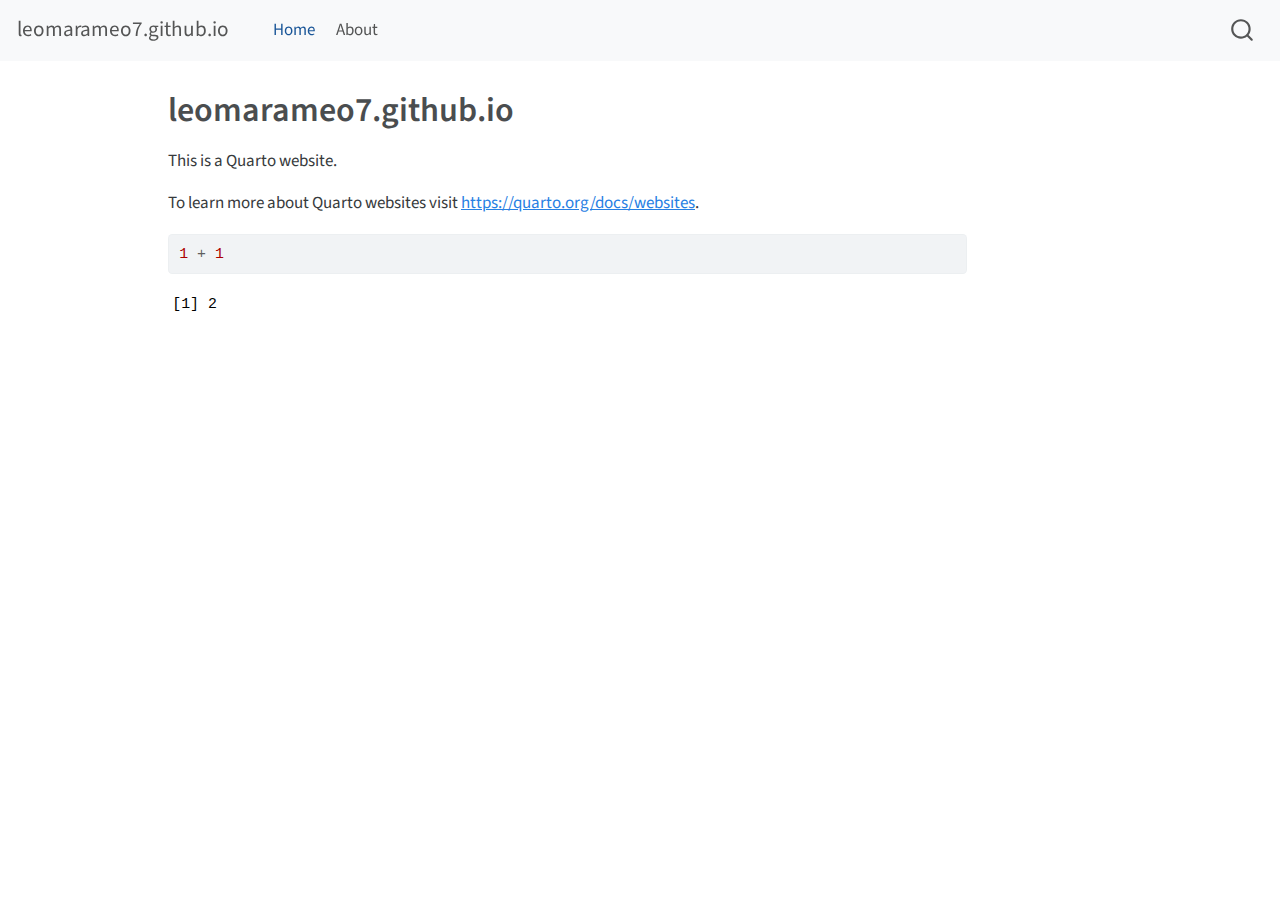
<file: _site/index.html>
<!DOCTYPE html>
<html xmlns="http://www.w3.org/1999/xhtml" lang="en" xml:lang="en"><head>

<meta charset="utf-8">
<meta name="generator" content="quarto-1.3.450">

<meta name="viewport" content="width=device-width, initial-scale=1.0, user-scalable=yes">


<title>leomarameo7.github.io</title>
<style>
code{white-space: pre-wrap;}
span.smallcaps{font-variant: small-caps;}
div.columns{display: flex; gap: min(4vw, 1.5em);}
div.column{flex: auto; overflow-x: auto;}
div.hanging-indent{margin-left: 1.5em; text-indent: -1.5em;}
ul.task-list{list-style: none;}
ul.task-list li input[type="checkbox"] {
  width: 0.8em;
  margin: 0 0.8em 0.2em -1em; /* quarto-specific, see https://github.com/quarto-dev/quarto-cli/issues/4556 */ 
  vertical-align: middle;
}
/* CSS for syntax highlighting */
pre > code.sourceCode { white-space: pre; position: relative; }
pre > code.sourceCode > span { display: inline-block; line-height: 1.25; }
pre > code.sourceCode > span:empty { height: 1.2em; }
.sourceCode { overflow: visible; }
code.sourceCode > span { color: inherit; text-decoration: inherit; }
div.sourceCode { margin: 1em 0; }
pre.sourceCode { margin: 0; }
@media screen {
div.sourceCode { overflow: auto; }
}
@media print {
pre > code.sourceCode { white-space: pre-wrap; }
pre > code.sourceCode > span { text-indent: -5em; padding-left: 5em; }
}
pre.numberSource code
  { counter-reset: source-line 0; }
pre.numberSource code > span
  { position: relative; left: -4em; counter-increment: source-line; }
pre.numberSource code > span > a:first-child::before
  { content: counter(source-line);
    position: relative; left: -1em; text-align: right; vertical-align: baseline;
    border: none; display: inline-block;
    -webkit-touch-callout: none; -webkit-user-select: none;
    -khtml-user-select: none; -moz-user-select: none;
    -ms-user-select: none; user-select: none;
    padding: 0 4px; width: 4em;
  }
pre.numberSource { margin-left: 3em;  padding-left: 4px; }
div.sourceCode
  {   }
@media screen {
pre > code.sourceCode > span > a:first-child::before { text-decoration: underline; }
}
</style>


<script src="site_libs/quarto-nav/quarto-nav.js"></script>
<script src="site_libs/quarto-nav/headroom.min.js"></script>
<script src="site_libs/clipboard/clipboard.min.js"></script>
<script src="site_libs/quarto-search/autocomplete.umd.js"></script>
<script src="site_libs/quarto-search/fuse.min.js"></script>
<script src="site_libs/quarto-search/quarto-search.js"></script>
<meta name="quarto:offset" content="./">
<script src="site_libs/quarto-html/quarto.js"></script>
<script src="site_libs/quarto-html/popper.min.js"></script>
<script src="site_libs/quarto-html/tippy.umd.min.js"></script>
<script src="site_libs/quarto-html/anchor.min.js"></script>
<link href="site_libs/quarto-html/tippy.css" rel="stylesheet">
<link href="site_libs/quarto-html/quarto-syntax-highlighting.css" rel="stylesheet" id="quarto-text-highlighting-styles">
<script src="site_libs/bootstrap/bootstrap.min.js"></script>
<link href="site_libs/bootstrap/bootstrap-icons.css" rel="stylesheet">
<link href="site_libs/bootstrap/bootstrap.min.css" rel="stylesheet" id="quarto-bootstrap" data-mode="light">
<script id="quarto-search-options" type="application/json">{
  "location": "navbar",
  "copy-button": false,
  "collapse-after": 3,
  "panel-placement": "end",
  "type": "overlay",
  "limit": 20,
  "language": {
    "search-no-results-text": "No results",
    "search-matching-documents-text": "matching documents",
    "search-copy-link-title": "Copy link to search",
    "search-hide-matches-text": "Hide additional matches",
    "search-more-match-text": "more match in this document",
    "search-more-matches-text": "more matches in this document",
    "search-clear-button-title": "Clear",
    "search-detached-cancel-button-title": "Cancel",
    "search-submit-button-title": "Submit",
    "search-label": "Search"
  }
}</script>


<link rel="stylesheet" href="styles.css">
</head>

<body class="nav-fixed">

<div id="quarto-search-results"></div>
  <header id="quarto-header" class="headroom fixed-top">
    <nav class="navbar navbar-expand-lg navbar-dark ">
      <div class="navbar-container container-fluid">
      <div class="navbar-brand-container">
    <a class="navbar-brand" href="./index.html">
    <span class="navbar-title">leomarameo7.github.io</span>
    </a>
  </div>
            <div id="quarto-search" class="" title="Search"></div>
          <button class="navbar-toggler" type="button" data-bs-toggle="collapse" data-bs-target="#navbarCollapse" aria-controls="navbarCollapse" aria-expanded="false" aria-label="Toggle navigation" onclick="if (window.quartoToggleHeadroom) { window.quartoToggleHeadroom(); }">
  <span class="navbar-toggler-icon"></span>
</button>
          <div class="collapse navbar-collapse" id="navbarCollapse">
            <ul class="navbar-nav navbar-nav-scroll me-auto">
  <li class="nav-item">
    <a class="nav-link active" href="./index.html" rel="" target="" aria-current="page">
 <span class="menu-text">Home</span></a>
  </li>  
  <li class="nav-item">
    <a class="nav-link" href="./about.html" rel="" target="">
 <span class="menu-text">About</span></a>
  </li>  
</ul>
            <div class="quarto-navbar-tools ms-auto">
</div>
          </div> <!-- /navcollapse -->
      </div> <!-- /container-fluid -->
    </nav>
</header>
<!-- content -->
<div id="quarto-content" class="quarto-container page-columns page-rows-contents page-layout-article page-navbar">
<!-- sidebar -->
<!-- margin-sidebar -->
    <div id="quarto-margin-sidebar" class="sidebar margin-sidebar">
        
    </div>
<!-- main -->
<main class="content" id="quarto-document-content">

<header id="title-block-header" class="quarto-title-block default">
<div class="quarto-title">
<h1 class="title">leomarameo7.github.io</h1>
</div>



<div class="quarto-title-meta">

    
  
    
  </div>
  

</header>

<p>This is a Quarto website.</p>
<p>To learn more about Quarto websites visit <a href="https://quarto.org/docs/websites" class="uri">https://quarto.org/docs/websites</a>.</p>
<div class="cell">
<div class="sourceCode cell-code" id="cb1"><pre class="sourceCode r code-with-copy"><code class="sourceCode r"><span id="cb1-1"><a href="#cb1-1" aria-hidden="true" tabindex="-1"></a><span class="dv">1</span> <span class="sc">+</span> <span class="dv">1</span></span></code><button title="Copy to Clipboard" class="code-copy-button"><i class="bi"></i></button></pre></div>
<div class="cell-output cell-output-stdout">
<pre><code>[1] 2</code></pre>
</div>
</div>



</main> <!-- /main -->
<script id="quarto-html-after-body" type="application/javascript">
window.document.addEventListener("DOMContentLoaded", function (event) {
  const toggleBodyColorMode = (bsSheetEl) => {
    const mode = bsSheetEl.getAttribute("data-mode");
    const bodyEl = window.document.querySelector("body");
    if (mode === "dark") {
      bodyEl.classList.add("quarto-dark");
      bodyEl.classList.remove("quarto-light");
    } else {
      bodyEl.classList.add("quarto-light");
      bodyEl.classList.remove("quarto-dark");
    }
  }
  const toggleBodyColorPrimary = () => {
    const bsSheetEl = window.document.querySelector("link#quarto-bootstrap");
    if (bsSheetEl) {
      toggleBodyColorMode(bsSheetEl);
    }
  }
  toggleBodyColorPrimary();  
  const icon = "";
  const anchorJS = new window.AnchorJS();
  anchorJS.options = {
    placement: 'right',
    icon: icon
  };
  anchorJS.add('.anchored');
  const isCodeAnnotation = (el) => {
    for (const clz of el.classList) {
      if (clz.startsWith('code-annotation-')) {                     
        return true;
      }
    }
    return false;
  }
  const clipboard = new window.ClipboardJS('.code-copy-button', {
    text: function(trigger) {
      const codeEl = trigger.previousElementSibling.cloneNode(true);
      for (const childEl of codeEl.children) {
        if (isCodeAnnotation(childEl)) {
          childEl.remove();
        }
      }
      return codeEl.innerText;
    }
  });
  clipboard.on('success', function(e) {
    // button target
    const button = e.trigger;
    // don't keep focus
    button.blur();
    // flash "checked"
    button.classList.add('code-copy-button-checked');
    var currentTitle = button.getAttribute("title");
    button.setAttribute("title", "Copied!");
    let tooltip;
    if (window.bootstrap) {
      button.setAttribute("data-bs-toggle", "tooltip");
      button.setAttribute("data-bs-placement", "left");
      button.setAttribute("data-bs-title", "Copied!");
      tooltip = new bootstrap.Tooltip(button, 
        { trigger: "manual", 
          customClass: "code-copy-button-tooltip",
          offset: [0, -8]});
      tooltip.show();    
    }
    setTimeout(function() {
      if (tooltip) {
        tooltip.hide();
        button.removeAttribute("data-bs-title");
        button.removeAttribute("data-bs-toggle");
        button.removeAttribute("data-bs-placement");
      }
      button.setAttribute("title", currentTitle);
      button.classList.remove('code-copy-button-checked');
    }, 1000);
    // clear code selection
    e.clearSelection();
  });
  function tippyHover(el, contentFn) {
    const config = {
      allowHTML: true,
      content: contentFn,
      maxWidth: 500,
      delay: 100,
      arrow: false,
      appendTo: function(el) {
          return el.parentElement;
      },
      interactive: true,
      interactiveBorder: 10,
      theme: 'quarto',
      placement: 'bottom-start'
    };
    window.tippy(el, config); 
  }
  const noterefs = window.document.querySelectorAll('a[role="doc-noteref"]');
  for (var i=0; i<noterefs.length; i++) {
    const ref = noterefs[i];
    tippyHover(ref, function() {
      // use id or data attribute instead here
      let href = ref.getAttribute('data-footnote-href') || ref.getAttribute('href');
      try { href = new URL(href).hash; } catch {}
      const id = href.replace(/^#\/?/, "");
      const note = window.document.getElementById(id);
      return note.innerHTML;
    });
  }
      let selectedAnnoteEl;
      const selectorForAnnotation = ( cell, annotation) => {
        let cellAttr = 'data-code-cell="' + cell + '"';
        let lineAttr = 'data-code-annotation="' +  annotation + '"';
        const selector = 'span[' + cellAttr + '][' + lineAttr + ']';
        return selector;
      }
      const selectCodeLines = (annoteEl) => {
        const doc = window.document;
        const targetCell = annoteEl.getAttribute("data-target-cell");
        const targetAnnotation = annoteEl.getAttribute("data-target-annotation");
        const annoteSpan = window.document.querySelector(selectorForAnnotation(targetCell, targetAnnotation));
        const lines = annoteSpan.getAttribute("data-code-lines").split(",");
        const lineIds = lines.map((line) => {
          return targetCell + "-" + line;
        })
        let top = null;
        let height = null;
        let parent = null;
        if (lineIds.length > 0) {
            //compute the position of the single el (top and bottom and make a div)
            const el = window.document.getElementById(lineIds[0]);
            top = el.offsetTop;
            height = el.offsetHeight;
            parent = el.parentElement.parentElement;
          if (lineIds.length > 1) {
            const lastEl = window.document.getElementById(lineIds[lineIds.length - 1]);
            const bottom = lastEl.offsetTop + lastEl.offsetHeight;
            height = bottom - top;
          }
          if (top !== null && height !== null && parent !== null) {
            // cook up a div (if necessary) and position it 
            let div = window.document.getElementById("code-annotation-line-highlight");
            if (div === null) {
              div = window.document.createElement("div");
              div.setAttribute("id", "code-annotation-line-highlight");
              div.style.position = 'absolute';
              parent.appendChild(div);
            }
            div.style.top = top - 2 + "px";
            div.style.height = height + 4 + "px";
            let gutterDiv = window.document.getElementById("code-annotation-line-highlight-gutter");
            if (gutterDiv === null) {
              gutterDiv = window.document.createElement("div");
              gutterDiv.setAttribute("id", "code-annotation-line-highlight-gutter");
              gutterDiv.style.position = 'absolute';
              const codeCell = window.document.getElementById(targetCell);
              const gutter = codeCell.querySelector('.code-annotation-gutter');
              gutter.appendChild(gutterDiv);
            }
            gutterDiv.style.top = top - 2 + "px";
            gutterDiv.style.height = height + 4 + "px";
          }
          selectedAnnoteEl = annoteEl;
        }
      };
      const unselectCodeLines = () => {
        const elementsIds = ["code-annotation-line-highlight", "code-annotation-line-highlight-gutter"];
        elementsIds.forEach((elId) => {
          const div = window.document.getElementById(elId);
          if (div) {
            div.remove();
          }
        });
        selectedAnnoteEl = undefined;
      };
      // Attach click handler to the DT
      const annoteDls = window.document.querySelectorAll('dt[data-target-cell]');
      for (const annoteDlNode of annoteDls) {
        annoteDlNode.addEventListener('click', (event) => {
          const clickedEl = event.target;
          if (clickedEl !== selectedAnnoteEl) {
            unselectCodeLines();
            const activeEl = window.document.querySelector('dt[data-target-cell].code-annotation-active');
            if (activeEl) {
              activeEl.classList.remove('code-annotation-active');
            }
            selectCodeLines(clickedEl);
            clickedEl.classList.add('code-annotation-active');
          } else {
            // Unselect the line
            unselectCodeLines();
            clickedEl.classList.remove('code-annotation-active');
          }
        });
      }
  const findCites = (el) => {
    const parentEl = el.parentElement;
    if (parentEl) {
      const cites = parentEl.dataset.cites;
      if (cites) {
        return {
          el,
          cites: cites.split(' ')
        };
      } else {
        return findCites(el.parentElement)
      }
    } else {
      return undefined;
    }
  };
  var bibliorefs = window.document.querySelectorAll('a[role="doc-biblioref"]');
  for (var i=0; i<bibliorefs.length; i++) {
    const ref = bibliorefs[i];
    const citeInfo = findCites(ref);
    if (citeInfo) {
      tippyHover(citeInfo.el, function() {
        var popup = window.document.createElement('div');
        citeInfo.cites.forEach(function(cite) {
          var citeDiv = window.document.createElement('div');
          citeDiv.classList.add('hanging-indent');
          citeDiv.classList.add('csl-entry');
          var biblioDiv = window.document.getElementById('ref-' + cite);
          if (biblioDiv) {
            citeDiv.innerHTML = biblioDiv.innerHTML;
          }
          popup.appendChild(citeDiv);
        });
        return popup.innerHTML;
      });
    }
  }
});
</script>
</div> <!-- /content -->



</body></html>
</file>
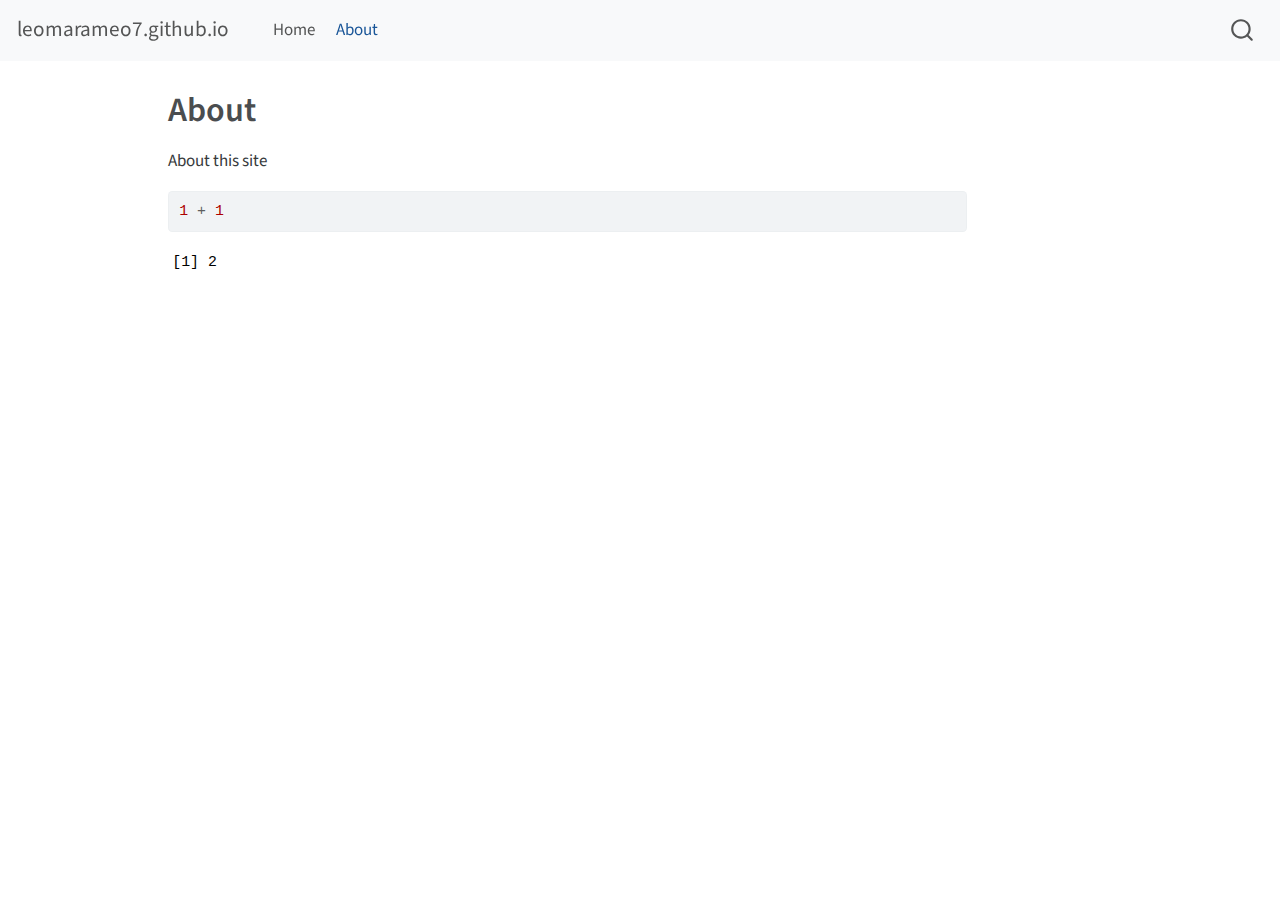
<file: _site/about.html>
<!DOCTYPE html>
<html xmlns="http://www.w3.org/1999/xhtml" lang="en" xml:lang="en"><head>

<meta charset="utf-8">
<meta name="generator" content="quarto-1.3.450">

<meta name="viewport" content="width=device-width, initial-scale=1.0, user-scalable=yes">


<title>leomarameo7.github.io - About</title>
<style>
code{white-space: pre-wrap;}
span.smallcaps{font-variant: small-caps;}
div.columns{display: flex; gap: min(4vw, 1.5em);}
div.column{flex: auto; overflow-x: auto;}
div.hanging-indent{margin-left: 1.5em; text-indent: -1.5em;}
ul.task-list{list-style: none;}
ul.task-list li input[type="checkbox"] {
  width: 0.8em;
  margin: 0 0.8em 0.2em -1em; /* quarto-specific, see https://github.com/quarto-dev/quarto-cli/issues/4556 */ 
  vertical-align: middle;
}
/* CSS for syntax highlighting */
pre > code.sourceCode { white-space: pre; position: relative; }
pre > code.sourceCode > span { display: inline-block; line-height: 1.25; }
pre > code.sourceCode > span:empty { height: 1.2em; }
.sourceCode { overflow: visible; }
code.sourceCode > span { color: inherit; text-decoration: inherit; }
div.sourceCode { margin: 1em 0; }
pre.sourceCode { margin: 0; }
@media screen {
div.sourceCode { overflow: auto; }
}
@media print {
pre > code.sourceCode { white-space: pre-wrap; }
pre > code.sourceCode > span { text-indent: -5em; padding-left: 5em; }
}
pre.numberSource code
  { counter-reset: source-line 0; }
pre.numberSource code > span
  { position: relative; left: -4em; counter-increment: source-line; }
pre.numberSource code > span > a:first-child::before
  { content: counter(source-line);
    position: relative; left: -1em; text-align: right; vertical-align: baseline;
    border: none; display: inline-block;
    -webkit-touch-callout: none; -webkit-user-select: none;
    -khtml-user-select: none; -moz-user-select: none;
    -ms-user-select: none; user-select: none;
    padding: 0 4px; width: 4em;
  }
pre.numberSource { margin-left: 3em;  padding-left: 4px; }
div.sourceCode
  {   }
@media screen {
pre > code.sourceCode > span > a:first-child::before { text-decoration: underline; }
}
</style>


<script src="site_libs/quarto-nav/quarto-nav.js"></script>
<script src="site_libs/quarto-nav/headroom.min.js"></script>
<script src="site_libs/clipboard/clipboard.min.js"></script>
<script src="site_libs/quarto-search/autocomplete.umd.js"></script>
<script src="site_libs/quarto-search/fuse.min.js"></script>
<script src="site_libs/quarto-search/quarto-search.js"></script>
<meta name="quarto:offset" content="./">
<script src="site_libs/quarto-html/quarto.js"></script>
<script src="site_libs/quarto-html/popper.min.js"></script>
<script src="site_libs/quarto-html/tippy.umd.min.js"></script>
<script src="site_libs/quarto-html/anchor.min.js"></script>
<link href="site_libs/quarto-html/tippy.css" rel="stylesheet">
<link href="site_libs/quarto-html/quarto-syntax-highlighting.css" rel="stylesheet" id="quarto-text-highlighting-styles">
<script src="site_libs/bootstrap/bootstrap.min.js"></script>
<link href="site_libs/bootstrap/bootstrap-icons.css" rel="stylesheet">
<link href="site_libs/bootstrap/bootstrap.min.css" rel="stylesheet" id="quarto-bootstrap" data-mode="light">
<script id="quarto-search-options" type="application/json">{
  "location": "navbar",
  "copy-button": false,
  "collapse-after": 3,
  "panel-placement": "end",
  "type": "overlay",
  "limit": 20,
  "language": {
    "search-no-results-text": "No results",
    "search-matching-documents-text": "matching documents",
    "search-copy-link-title": "Copy link to search",
    "search-hide-matches-text": "Hide additional matches",
    "search-more-match-text": "more match in this document",
    "search-more-matches-text": "more matches in this document",
    "search-clear-button-title": "Clear",
    "search-detached-cancel-button-title": "Cancel",
    "search-submit-button-title": "Submit",
    "search-label": "Search"
  }
}</script>


<link rel="stylesheet" href="styles.css">
</head>

<body class="nav-fixed">

<div id="quarto-search-results"></div>
  <header id="quarto-header" class="headroom fixed-top">
    <nav class="navbar navbar-expand-lg navbar-dark ">
      <div class="navbar-container container-fluid">
      <div class="navbar-brand-container">
    <a class="navbar-brand" href="./index.html">
    <span class="navbar-title">leomarameo7.github.io</span>
    </a>
  </div>
            <div id="quarto-search" class="" title="Search"></div>
          <button class="navbar-toggler" type="button" data-bs-toggle="collapse" data-bs-target="#navbarCollapse" aria-controls="navbarCollapse" aria-expanded="false" aria-label="Toggle navigation" onclick="if (window.quartoToggleHeadroom) { window.quartoToggleHeadroom(); }">
  <span class="navbar-toggler-icon"></span>
</button>
          <div class="collapse navbar-collapse" id="navbarCollapse">
            <ul class="navbar-nav navbar-nav-scroll me-auto">
  <li class="nav-item">
    <a class="nav-link" href="./index.html" rel="" target="">
 <span class="menu-text">Home</span></a>
  </li>  
  <li class="nav-item">
    <a class="nav-link active" href="./about.html" rel="" target="" aria-current="page">
 <span class="menu-text">About</span></a>
  </li>  
</ul>
            <div class="quarto-navbar-tools ms-auto">
</div>
          </div> <!-- /navcollapse -->
      </div> <!-- /container-fluid -->
    </nav>
</header>
<!-- content -->
<div id="quarto-content" class="quarto-container page-columns page-rows-contents page-layout-article page-navbar">
<!-- sidebar -->
<!-- margin-sidebar -->
    <div id="quarto-margin-sidebar" class="sidebar margin-sidebar">
        
    </div>
<!-- main -->
<main class="content" id="quarto-document-content">

<header id="title-block-header" class="quarto-title-block default">
<div class="quarto-title">
<h1 class="title">About</h1>
</div>



<div class="quarto-title-meta">

    
  
    
  </div>
  

</header>

<p>About this site</p>
<div class="cell">
<div class="sourceCode cell-code" id="cb1"><pre class="sourceCode r code-with-copy"><code class="sourceCode r"><span id="cb1-1"><a href="#cb1-1" aria-hidden="true" tabindex="-1"></a><span class="dv">1</span> <span class="sc">+</span> <span class="dv">1</span></span></code><button title="Copy to Clipboard" class="code-copy-button"><i class="bi"></i></button></pre></div>
<div class="cell-output cell-output-stdout">
<pre><code>[1] 2</code></pre>
</div>
</div>



</main> <!-- /main -->
<script id="quarto-html-after-body" type="application/javascript">
window.document.addEventListener("DOMContentLoaded", function (event) {
  const toggleBodyColorMode = (bsSheetEl) => {
    const mode = bsSheetEl.getAttribute("data-mode");
    const bodyEl = window.document.querySelector("body");
    if (mode === "dark") {
      bodyEl.classList.add("quarto-dark");
      bodyEl.classList.remove("quarto-light");
    } else {
      bodyEl.classList.add("quarto-light");
      bodyEl.classList.remove("quarto-dark");
    }
  }
  const toggleBodyColorPrimary = () => {
    const bsSheetEl = window.document.querySelector("link#quarto-bootstrap");
    if (bsSheetEl) {
      toggleBodyColorMode(bsSheetEl);
    }
  }
  toggleBodyColorPrimary();  
  const icon = "";
  const anchorJS = new window.AnchorJS();
  anchorJS.options = {
    placement: 'right',
    icon: icon
  };
  anchorJS.add('.anchored');
  const isCodeAnnotation = (el) => {
    for (const clz of el.classList) {
      if (clz.startsWith('code-annotation-')) {                     
        return true;
      }
    }
    return false;
  }
  const clipboard = new window.ClipboardJS('.code-copy-button', {
    text: function(trigger) {
      const codeEl = trigger.previousElementSibling.cloneNode(true);
      for (const childEl of codeEl.children) {
        if (isCodeAnnotation(childEl)) {
          childEl.remove();
        }
      }
      return codeEl.innerText;
    }
  });
  clipboard.on('success', function(e) {
    // button target
    const button = e.trigger;
    // don't keep focus
    button.blur();
    // flash "checked"
    button.classList.add('code-copy-button-checked');
    var currentTitle = button.getAttribute("title");
    button.setAttribute("title", "Copied!");
    let tooltip;
    if (window.bootstrap) {
      button.setAttribute("data-bs-toggle", "tooltip");
      button.setAttribute("data-bs-placement", "left");
      button.setAttribute("data-bs-title", "Copied!");
      tooltip = new bootstrap.Tooltip(button, 
        { trigger: "manual", 
          customClass: "code-copy-button-tooltip",
          offset: [0, -8]});
      tooltip.show();    
    }
    setTimeout(function() {
      if (tooltip) {
        tooltip.hide();
        button.removeAttribute("data-bs-title");
        button.removeAttribute("data-bs-toggle");
        button.removeAttribute("data-bs-placement");
      }
      button.setAttribute("title", currentTitle);
      button.classList.remove('code-copy-button-checked');
    }, 1000);
    // clear code selection
    e.clearSelection();
  });
  function tippyHover(el, contentFn) {
    const config = {
      allowHTML: true,
      content: contentFn,
      maxWidth: 500,
      delay: 100,
      arrow: false,
      appendTo: function(el) {
          return el.parentElement;
      },
      interactive: true,
      interactiveBorder: 10,
      theme: 'quarto',
      placement: 'bottom-start'
    };
    window.tippy(el, config); 
  }
  const noterefs = window.document.querySelectorAll('a[role="doc-noteref"]');
  for (var i=0; i<noterefs.length; i++) {
    const ref = noterefs[i];
    tippyHover(ref, function() {
      // use id or data attribute instead here
      let href = ref.getAttribute('data-footnote-href') || ref.getAttribute('href');
      try { href = new URL(href).hash; } catch {}
      const id = href.replace(/^#\/?/, "");
      const note = window.document.getElementById(id);
      return note.innerHTML;
    });
  }
      let selectedAnnoteEl;
      const selectorForAnnotation = ( cell, annotation) => {
        let cellAttr = 'data-code-cell="' + cell + '"';
        let lineAttr = 'data-code-annotation="' +  annotation + '"';
        const selector = 'span[' + cellAttr + '][' + lineAttr + ']';
        return selector;
      }
      const selectCodeLines = (annoteEl) => {
        const doc = window.document;
        const targetCell = annoteEl.getAttribute("data-target-cell");
        const targetAnnotation = annoteEl.getAttribute("data-target-annotation");
        const annoteSpan = window.document.querySelector(selectorForAnnotation(targetCell, targetAnnotation));
        const lines = annoteSpan.getAttribute("data-code-lines").split(",");
        const lineIds = lines.map((line) => {
          return targetCell + "-" + line;
        })
        let top = null;
        let height = null;
        let parent = null;
        if (lineIds.length > 0) {
            //compute the position of the single el (top and bottom and make a div)
            const el = window.document.getElementById(lineIds[0]);
            top = el.offsetTop;
            height = el.offsetHeight;
            parent = el.parentElement.parentElement;
          if (lineIds.length > 1) {
            const lastEl = window.document.getElementById(lineIds[lineIds.length - 1]);
            const bottom = lastEl.offsetTop + lastEl.offsetHeight;
            height = bottom - top;
          }
          if (top !== null && height !== null && parent !== null) {
            // cook up a div (if necessary) and position it 
            let div = window.document.getElementById("code-annotation-line-highlight");
            if (div === null) {
              div = window.document.createElement("div");
              div.setAttribute("id", "code-annotation-line-highlight");
              div.style.position = 'absolute';
              parent.appendChild(div);
            }
            div.style.top = top - 2 + "px";
            div.style.height = height + 4 + "px";
            let gutterDiv = window.document.getElementById("code-annotation-line-highlight-gutter");
            if (gutterDiv === null) {
              gutterDiv = window.document.createElement("div");
              gutterDiv.setAttribute("id", "code-annotation-line-highlight-gutter");
              gutterDiv.style.position = 'absolute';
              const codeCell = window.document.getElementById(targetCell);
              const gutter = codeCell.querySelector('.code-annotation-gutter');
              gutter.appendChild(gutterDiv);
            }
            gutterDiv.style.top = top - 2 + "px";
            gutterDiv.style.height = height + 4 + "px";
          }
          selectedAnnoteEl = annoteEl;
        }
      };
      const unselectCodeLines = () => {
        const elementsIds = ["code-annotation-line-highlight", "code-annotation-line-highlight-gutter"];
        elementsIds.forEach((elId) => {
          const div = window.document.getElementById(elId);
          if (div) {
            div.remove();
          }
        });
        selectedAnnoteEl = undefined;
      };
      // Attach click handler to the DT
      const annoteDls = window.document.querySelectorAll('dt[data-target-cell]');
      for (const annoteDlNode of annoteDls) {
        annoteDlNode.addEventListener('click', (event) => {
          const clickedEl = event.target;
          if (clickedEl !== selectedAnnoteEl) {
            unselectCodeLines();
            const activeEl = window.document.querySelector('dt[data-target-cell].code-annotation-active');
            if (activeEl) {
              activeEl.classList.remove('code-annotation-active');
            }
            selectCodeLines(clickedEl);
            clickedEl.classList.add('code-annotation-active');
          } else {
            // Unselect the line
            unselectCodeLines();
            clickedEl.classList.remove('code-annotation-active');
          }
        });
      }
  const findCites = (el) => {
    const parentEl = el.parentElement;
    if (parentEl) {
      const cites = parentEl.dataset.cites;
      if (cites) {
        return {
          el,
          cites: cites.split(' ')
        };
      } else {
        return findCites(el.parentElement)
      }
    } else {
      return undefined;
    }
  };
  var bibliorefs = window.document.querySelectorAll('a[role="doc-biblioref"]');
  for (var i=0; i<bibliorefs.length; i++) {
    const ref = bibliorefs[i];
    const citeInfo = findCites(ref);
    if (citeInfo) {
      tippyHover(citeInfo.el, function() {
        var popup = window.document.createElement('div');
        citeInfo.cites.forEach(function(cite) {
          var citeDiv = window.document.createElement('div');
          citeDiv.classList.add('hanging-indent');
          citeDiv.classList.add('csl-entry');
          var biblioDiv = window.document.getElementById('ref-' + cite);
          if (biblioDiv) {
            citeDiv.innerHTML = biblioDiv.innerHTML;
          }
          popup.appendChild(citeDiv);
        });
        return popup.innerHTML;
      });
    }
  }
});
</script>
</div> <!-- /content -->



</body></html>
</file>
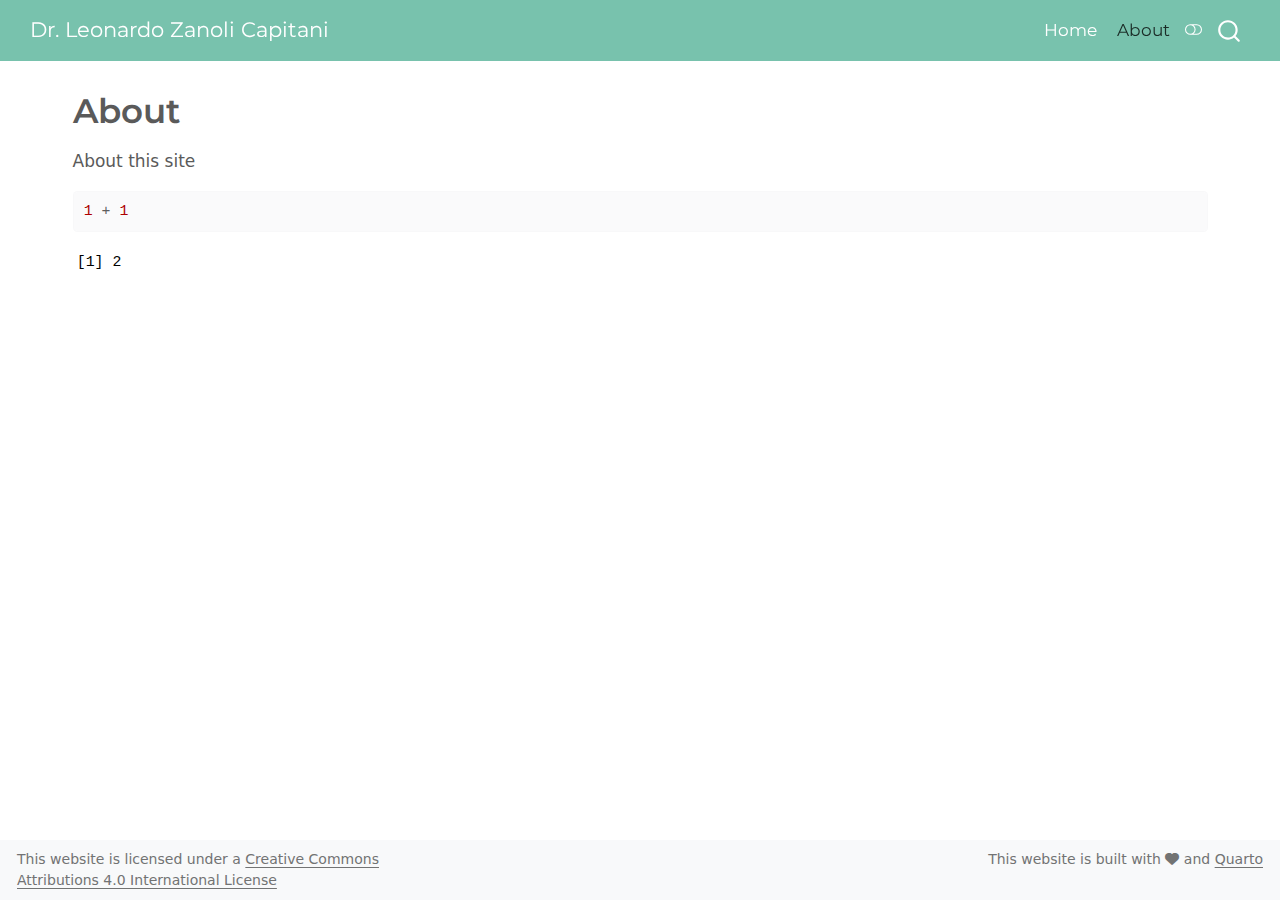
<file: docs/about.html>
<!DOCTYPE html>
<html xmlns="http://www.w3.org/1999/xhtml" lang="en" xml:lang="en"><head>

<meta charset="utf-8">
<meta name="generator" content="quarto-1.5.40">

<meta name="viewport" content="width=device-width, initial-scale=1.0, user-scalable=yes">


<title>Dr. Leonardo Zanoli Capitani – About</title>
<style>
code{white-space: pre-wrap;}
span.smallcaps{font-variant: small-caps;}
div.columns{display: flex; gap: min(4vw, 1.5em);}
div.column{flex: auto; overflow-x: auto;}
div.hanging-indent{margin-left: 1.5em; text-indent: -1.5em;}
ul.task-list{list-style: none;}
ul.task-list li input[type="checkbox"] {
  width: 0.8em;
  margin: 0 0.8em 0.2em -1em; /* quarto-specific, see https://github.com/quarto-dev/quarto-cli/issues/4556 */ 
  vertical-align: middle;
}
/* CSS for syntax highlighting */
pre > code.sourceCode { white-space: pre; position: relative; }
pre > code.sourceCode > span { line-height: 1.25; }
pre > code.sourceCode > span:empty { height: 1.2em; }
.sourceCode { overflow: visible; }
code.sourceCode > span { color: inherit; text-decoration: inherit; }
div.sourceCode { margin: 1em 0; }
pre.sourceCode { margin: 0; }
@media screen {
div.sourceCode { overflow: auto; }
}
@media print {
pre > code.sourceCode { white-space: pre-wrap; }
pre > code.sourceCode > span { display: inline-block; text-indent: -5em; padding-left: 5em; }
}
pre.numberSource code
  { counter-reset: source-line 0; }
pre.numberSource code > span
  { position: relative; left: -4em; counter-increment: source-line; }
pre.numberSource code > span > a:first-child::before
  { content: counter(source-line);
    position: relative; left: -1em; text-align: right; vertical-align: baseline;
    border: none; display: inline-block;
    -webkit-touch-callout: none; -webkit-user-select: none;
    -khtml-user-select: none; -moz-user-select: none;
    -ms-user-select: none; user-select: none;
    padding: 0 4px; width: 4em;
  }
pre.numberSource { margin-left: 3em;  padding-left: 4px; }
div.sourceCode
  {   }
@media screen {
pre > code.sourceCode > span > a:first-child::before { text-decoration: underline; }
}
</style>


<script src="site_libs/quarto-nav/quarto-nav.js"></script>
<script src="site_libs/quarto-nav/headroom.min.js"></script>
<script src="site_libs/clipboard/clipboard.min.js"></script>
<script src="site_libs/quarto-search/autocomplete.umd.js"></script>
<script src="site_libs/quarto-search/fuse.min.js"></script>
<script src="site_libs/quarto-search/quarto-search.js"></script>
<meta name="quarto:offset" content="./">
<script src="site_libs/quarto-html/quarto.js"></script>
<script src="site_libs/quarto-html/popper.min.js"></script>
<script src="site_libs/quarto-html/tippy.umd.min.js"></script>
<script src="site_libs/quarto-html/anchor.min.js"></script>
<link href="site_libs/quarto-html/tippy.css" rel="stylesheet">
<link href="site_libs/quarto-html/quarto-syntax-highlighting.css" rel="stylesheet" class="quarto-color-scheme" id="quarto-text-highlighting-styles">
<link href="site_libs/quarto-html/quarto-syntax-highlighting-dark.css" rel="prefetch" class="quarto-color-scheme quarto-color-alternate" id="quarto-text-highlighting-styles">
<script src="site_libs/bootstrap/bootstrap.min.js"></script>
<link href="site_libs/bootstrap/bootstrap-icons.css" rel="stylesheet">
<link href="site_libs/bootstrap/bootstrap.min.css" rel="stylesheet" class="quarto-color-scheme" id="quarto-bootstrap" data-mode="light">
<link href="site_libs/bootstrap/bootstrap-dark.min.css" rel="prefetch" class="quarto-color-scheme quarto-color-alternate" id="quarto-bootstrap" data-mode="dark">
<link href="site_libs/quarto-contrib/fontawesome6-0.1.0/all.css" rel="stylesheet">
<link href="site_libs/quarto-contrib/fontawesome6-0.1.0/latex-fontsize.css" rel="stylesheet">
<script id="quarto-search-options" type="application/json">{
  "location": "navbar",
  "copy-button": false,
  "collapse-after": 3,
  "panel-placement": "end",
  "type": "overlay",
  "limit": 50,
  "keyboard-shortcut": [
    "f",
    "/",
    "s"
  ],
  "show-item-context": false,
  "language": {
    "search-no-results-text": "No results",
    "search-matching-documents-text": "matching documents",
    "search-copy-link-title": "Copy link to search",
    "search-hide-matches-text": "Hide additional matches",
    "search-more-match-text": "more match in this document",
    "search-more-matches-text": "more matches in this document",
    "search-clear-button-title": "Clear",
    "search-text-placeholder": "",
    "search-detached-cancel-button-title": "Cancel",
    "search-submit-button-title": "Submit",
    "search-label": "Search"
  }
}</script>


<link rel="stylesheet" href="styles.scss">
</head>

<body class="nav-fixed">

<div id="quarto-search-results"></div>
  <header id="quarto-header" class="headroom fixed-top">
    <nav class="navbar navbar-expand-lg " data-bs-theme="dark">
      <div class="navbar-container container-fluid">
      <div class="navbar-brand-container mx-auto">
    <a class="navbar-brand" href="./index.html">
    <span class="navbar-title">Dr.&nbsp;Leonardo Zanoli Capitani</span>
    </a>
  </div>
            <div id="quarto-search" class="" title="Search"></div>
          <button class="navbar-toggler" type="button" data-bs-toggle="collapse" data-bs-target="#navbarCollapse" aria-controls="navbarCollapse" role="menu" aria-expanded="false" aria-label="Toggle navigation" onclick="if (window.quartoToggleHeadroom) { window.quartoToggleHeadroom(); }">
  <span class="navbar-toggler-icon"></span>
</button>
          <div class="collapse navbar-collapse" id="navbarCollapse">
            <ul class="navbar-nav navbar-nav-scroll ms-auto">
  <li class="nav-item">
    <a class="nav-link" href="./index.html"> 
<span class="menu-text">Home</span></a>
  </li>  
  <li class="nav-item">
    <a class="nav-link active" href="./about.html" aria-current="page"> 
<span class="menu-text">About</span></a>
  </li>  
</ul>
          </div> <!-- /navcollapse -->
            <div class="quarto-navbar-tools">
  <a href="" class="quarto-color-scheme-toggle quarto-navigation-tool  px-1" onclick="window.quartoToggleColorScheme(); return false;" title="Toggle dark mode"><i class="bi"></i></a>
</div>
      </div> <!-- /container-fluid -->
    </nav>
</header>
<!-- content -->
<div id="quarto-content" class="quarto-container page-columns page-rows-contents page-layout-full page-navbar">
<!-- sidebar -->
<!-- margin-sidebar -->
    
<!-- main -->
<main class="content column-page" id="quarto-document-content">

<header id="title-block-header" class="quarto-title-block default">
<div class="quarto-title">
<h1 class="title">About</h1>
</div>



<div class="quarto-title-meta column-page">

    
  
    
  </div>
  


</header>


<p>About this site</p>
<div class="cell">
<div class="sourceCode cell-code" id="cb1"><pre class="sourceCode r code-with-copy"><code class="sourceCode r"><span id="cb1-1"><a href="#cb1-1" aria-hidden="true" tabindex="-1"></a><span class="dv">1</span> <span class="sc">+</span> <span class="dv">1</span></span></code><button title="Copy to Clipboard" class="code-copy-button"><i class="bi"></i></button></pre></div>
<div class="cell-output cell-output-stdout">
<pre><code>[1] 2</code></pre>
</div>
</div>



</main> <!-- /main -->
<script id="quarto-html-after-body" type="application/javascript">
window.document.addEventListener("DOMContentLoaded", function (event) {
  const toggleBodyColorMode = (bsSheetEl) => {
    const mode = bsSheetEl.getAttribute("data-mode");
    const bodyEl = window.document.querySelector("body");
    if (mode === "dark") {
      bodyEl.classList.add("quarto-dark");
      bodyEl.classList.remove("quarto-light");
    } else {
      bodyEl.classList.add("quarto-light");
      bodyEl.classList.remove("quarto-dark");
    }
  }
  const toggleBodyColorPrimary = () => {
    const bsSheetEl = window.document.querySelector("link#quarto-bootstrap");
    if (bsSheetEl) {
      toggleBodyColorMode(bsSheetEl);
    }
  }
  toggleBodyColorPrimary();  
  const disableStylesheet = (stylesheets) => {
    for (let i=0; i < stylesheets.length; i++) {
      const stylesheet = stylesheets[i];
      stylesheet.rel = 'prefetch';
    }
  }
  const enableStylesheet = (stylesheets) => {
    for (let i=0; i < stylesheets.length; i++) {
      const stylesheet = stylesheets[i];
      stylesheet.rel = 'stylesheet';
    }
  }
  const manageTransitions = (selector, allowTransitions) => {
    const els = window.document.querySelectorAll(selector);
    for (let i=0; i < els.length; i++) {
      const el = els[i];
      if (allowTransitions) {
        el.classList.remove('notransition');
      } else {
        el.classList.add('notransition');
      }
    }
  }
  const toggleGiscusIfUsed = (isAlternate, darkModeDefault) => {
    const baseTheme = document.querySelector('#giscus-base-theme')?.value ?? 'light';
    const alternateTheme = document.querySelector('#giscus-alt-theme')?.value ?? 'dark';
    let newTheme = '';
    if(darkModeDefault) {
      newTheme = isAlternate ? baseTheme : alternateTheme;
    } else {
      newTheme = isAlternate ? alternateTheme : baseTheme;
    }
    const changeGiscusTheme = () => {
      // From: https://github.com/giscus/giscus/issues/336
      const sendMessage = (message) => {
        const iframe = document.querySelector('iframe.giscus-frame');
        if (!iframe) return;
        iframe.contentWindow.postMessage({ giscus: message }, 'https://giscus.app');
      }
      sendMessage({
        setConfig: {
          theme: newTheme
        }
      });
    }
    const isGiscussLoaded = window.document.querySelector('iframe.giscus-frame') !== null;
    if (isGiscussLoaded) {
      changeGiscusTheme();
    }
  }
  const toggleColorMode = (alternate) => {
    // Switch the stylesheets
    const alternateStylesheets = window.document.querySelectorAll('link.quarto-color-scheme.quarto-color-alternate');
    manageTransitions('#quarto-margin-sidebar .nav-link', false);
    if (alternate) {
      enableStylesheet(alternateStylesheets);
      for (const sheetNode of alternateStylesheets) {
        if (sheetNode.id === "quarto-bootstrap") {
          toggleBodyColorMode(sheetNode);
        }
      }
    } else {
      disableStylesheet(alternateStylesheets);
      toggleBodyColorPrimary();
    }
    manageTransitions('#quarto-margin-sidebar .nav-link', true);
    // Switch the toggles
    const toggles = window.document.querySelectorAll('.quarto-color-scheme-toggle');
    for (let i=0; i < toggles.length; i++) {
      const toggle = toggles[i];
      if (toggle) {
        if (alternate) {
          toggle.classList.add("alternate");     
        } else {
          toggle.classList.remove("alternate");
        }
      }
    }
    // Hack to workaround the fact that safari doesn't
    // properly recolor the scrollbar when toggling (#1455)
    if (navigator.userAgent.indexOf('Safari') > 0 && navigator.userAgent.indexOf('Chrome') == -1) {
      manageTransitions("body", false);
      window.scrollTo(0, 1);
      setTimeout(() => {
        window.scrollTo(0, 0);
        manageTransitions("body", true);
      }, 40);  
    }
  }
  const isFileUrl = () => { 
    return window.location.protocol === 'file:';
  }
  const hasAlternateSentinel = () => {  
    let styleSentinel = getColorSchemeSentinel();
    if (styleSentinel !== null) {
      return styleSentinel === "alternate";
    } else {
      return false;
    }
  }
  const setStyleSentinel = (alternate) => {
    const value = alternate ? "alternate" : "default";
    if (!isFileUrl()) {
      window.localStorage.setItem("quarto-color-scheme", value);
    } else {
      localAlternateSentinel = value;
    }
  }
  const getColorSchemeSentinel = () => {
    if (!isFileUrl()) {
      const storageValue = window.localStorage.getItem("quarto-color-scheme");
      return storageValue != null ? storageValue : localAlternateSentinel;
    } else {
      return localAlternateSentinel;
    }
  }
  const darkModeDefault = false;
  let localAlternateSentinel = darkModeDefault ? 'alternate' : 'default';
  // Dark / light mode switch
  window.quartoToggleColorScheme = () => {
    // Read the current dark / light value 
    let toAlternate = !hasAlternateSentinel();
    toggleColorMode(toAlternate);
    setStyleSentinel(toAlternate);
    toggleGiscusIfUsed(toAlternate, darkModeDefault);
  };
  // Ensure there is a toggle, if there isn't float one in the top right
  if (window.document.querySelector('.quarto-color-scheme-toggle') === null) {
    const a = window.document.createElement('a');
    a.classList.add('top-right');
    a.classList.add('quarto-color-scheme-toggle');
    a.href = "";
    a.onclick = function() { try { window.quartoToggleColorScheme(); } catch {} return false; };
    const i = window.document.createElement("i");
    i.classList.add('bi');
    a.appendChild(i);
    window.document.body.appendChild(a);
  }
  // Switch to dark mode if need be
  if (hasAlternateSentinel()) {
    toggleColorMode(true);
  } else {
    toggleColorMode(false);
  }
  const icon = "";
  const anchorJS = new window.AnchorJS();
  anchorJS.options = {
    placement: 'right',
    icon: icon
  };
  anchorJS.add('.anchored');
  const isCodeAnnotation = (el) => {
    for (const clz of el.classList) {
      if (clz.startsWith('code-annotation-')) {                     
        return true;
      }
    }
    return false;
  }
  const onCopySuccess = function(e) {
    // button target
    const button = e.trigger;
    // don't keep focus
    button.blur();
    // flash "checked"
    button.classList.add('code-copy-button-checked');
    var currentTitle = button.getAttribute("title");
    button.setAttribute("title", "Copied!");
    let tooltip;
    if (window.bootstrap) {
      button.setAttribute("data-bs-toggle", "tooltip");
      button.setAttribute("data-bs-placement", "left");
      button.setAttribute("data-bs-title", "Copied!");
      tooltip = new bootstrap.Tooltip(button, 
        { trigger: "manual", 
          customClass: "code-copy-button-tooltip",
          offset: [0, -8]});
      tooltip.show();    
    }
    setTimeout(function() {
      if (tooltip) {
        tooltip.hide();
        button.removeAttribute("data-bs-title");
        button.removeAttribute("data-bs-toggle");
        button.removeAttribute("data-bs-placement");
      }
      button.setAttribute("title", currentTitle);
      button.classList.remove('code-copy-button-checked');
    }, 1000);
    // clear code selection
    e.clearSelection();
  }
  const getTextToCopy = function(trigger) {
      const codeEl = trigger.previousElementSibling.cloneNode(true);
      for (const childEl of codeEl.children) {
        if (isCodeAnnotation(childEl)) {
          childEl.remove();
        }
      }
      return codeEl.innerText;
  }
  const clipboard = new window.ClipboardJS('.code-copy-button:not([data-in-quarto-modal])', {
    text: getTextToCopy
  });
  clipboard.on('success', onCopySuccess);
  if (window.document.getElementById('quarto-embedded-source-code-modal')) {
    // For code content inside modals, clipBoardJS needs to be initialized with a container option
    // TODO: Check when it could be a function (https://github.com/zenorocha/clipboard.js/issues/860)
    const clipboardModal = new window.ClipboardJS('.code-copy-button[data-in-quarto-modal]', {
      text: getTextToCopy,
      container: window.document.getElementById('quarto-embedded-source-code-modal')
    });
    clipboardModal.on('success', onCopySuccess);
  }
    var localhostRegex = new RegExp(/^(?:http|https):\/\/localhost\:?[0-9]*\//);
    var mailtoRegex = new RegExp(/^mailto:/);
      var filterRegex = new RegExp('/' + window.location.host + '/');
    var isInternal = (href) => {
        return filterRegex.test(href) || localhostRegex.test(href) || mailtoRegex.test(href);
    }
    // Inspect non-navigation links and adorn them if external
 	var links = window.document.querySelectorAll('a[href]:not(.nav-link):not(.navbar-brand):not(.toc-action):not(.sidebar-link):not(.sidebar-item-toggle):not(.pagination-link):not(.no-external):not([aria-hidden]):not(.dropdown-item):not(.quarto-navigation-tool):not(.about-link)');
    for (var i=0; i<links.length; i++) {
      const link = links[i];
      if (!isInternal(link.href)) {
        // undo the damage that might have been done by quarto-nav.js in the case of
        // links that we want to consider external
        if (link.dataset.originalHref !== undefined) {
          link.href = link.dataset.originalHref;
        }
      }
    }
  function tippyHover(el, contentFn, onTriggerFn, onUntriggerFn) {
    const config = {
      allowHTML: true,
      maxWidth: 500,
      delay: 100,
      arrow: false,
      appendTo: function(el) {
          return el.parentElement;
      },
      interactive: true,
      interactiveBorder: 10,
      theme: 'quarto',
      placement: 'bottom-start',
    };
    if (contentFn) {
      config.content = contentFn;
    }
    if (onTriggerFn) {
      config.onTrigger = onTriggerFn;
    }
    if (onUntriggerFn) {
      config.onUntrigger = onUntriggerFn;
    }
    window.tippy(el, config); 
  }
  const noterefs = window.document.querySelectorAll('a[role="doc-noteref"]');
  for (var i=0; i<noterefs.length; i++) {
    const ref = noterefs[i];
    tippyHover(ref, function() {
      // use id or data attribute instead here
      let href = ref.getAttribute('data-footnote-href') || ref.getAttribute('href');
      try { href = new URL(href).hash; } catch {}
      const id = href.replace(/^#\/?/, "");
      const note = window.document.getElementById(id);
      if (note) {
        return note.innerHTML;
      } else {
        return "";
      }
    });
  }
  const xrefs = window.document.querySelectorAll('a.quarto-xref');
  const processXRef = (id, note) => {
    // Strip column container classes
    const stripColumnClz = (el) => {
      el.classList.remove("page-full", "page-columns");
      if (el.children) {
        for (const child of el.children) {
          stripColumnClz(child);
        }
      }
    }
    stripColumnClz(note)
    if (id === null || id.startsWith('sec-')) {
      // Special case sections, only their first couple elements
      const container = document.createElement("div");
      if (note.children && note.children.length > 2) {
        container.appendChild(note.children[0].cloneNode(true));
        for (let i = 1; i < note.children.length; i++) {
          const child = note.children[i];
          if (child.tagName === "P" && child.innerText === "") {
            continue;
          } else {
            container.appendChild(child.cloneNode(true));
            break;
          }
        }
        if (window.Quarto?.typesetMath) {
          window.Quarto.typesetMath(container);
        }
        return container.innerHTML
      } else {
        if (window.Quarto?.typesetMath) {
          window.Quarto.typesetMath(note);
        }
        return note.innerHTML;
      }
    } else {
      // Remove any anchor links if they are present
      const anchorLink = note.querySelector('a.anchorjs-link');
      if (anchorLink) {
        anchorLink.remove();
      }
      if (window.Quarto?.typesetMath) {
        window.Quarto.typesetMath(note);
      }
      // TODO in 1.5, we should make sure this works without a callout special case
      if (note.classList.contains("callout")) {
        return note.outerHTML;
      } else {
        return note.innerHTML;
      }
    }
  }
  for (var i=0; i<xrefs.length; i++) {
    const xref = xrefs[i];
    tippyHover(xref, undefined, function(instance) {
      instance.disable();
      let url = xref.getAttribute('href');
      let hash = undefined; 
      if (url.startsWith('#')) {
        hash = url;
      } else {
        try { hash = new URL(url).hash; } catch {}
      }
      if (hash) {
        const id = hash.replace(/^#\/?/, "");
        const note = window.document.getElementById(id);
        if (note !== null) {
          try {
            const html = processXRef(id, note.cloneNode(true));
            instance.setContent(html);
          } finally {
            instance.enable();
            instance.show();
          }
        } else {
          // See if we can fetch this
          fetch(url.split('#')[0])
          .then(res => res.text())
          .then(html => {
            const parser = new DOMParser();
            const htmlDoc = parser.parseFromString(html, "text/html");
            const note = htmlDoc.getElementById(id);
            if (note !== null) {
              const html = processXRef(id, note);
              instance.setContent(html);
            } 
          }).finally(() => {
            instance.enable();
            instance.show();
          });
        }
      } else {
        // See if we can fetch a full url (with no hash to target)
        // This is a special case and we should probably do some content thinning / targeting
        fetch(url)
        .then(res => res.text())
        .then(html => {
          const parser = new DOMParser();
          const htmlDoc = parser.parseFromString(html, "text/html");
          const note = htmlDoc.querySelector('main.content');
          if (note !== null) {
            // This should only happen for chapter cross references
            // (since there is no id in the URL)
            // remove the first header
            if (note.children.length > 0 && note.children[0].tagName === "HEADER") {
              note.children[0].remove();
            }
            const html = processXRef(null, note);
            instance.setContent(html);
          } 
        }).finally(() => {
          instance.enable();
          instance.show();
        });
      }
    }, function(instance) {
    });
  }
      let selectedAnnoteEl;
      const selectorForAnnotation = ( cell, annotation) => {
        let cellAttr = 'data-code-cell="' + cell + '"';
        let lineAttr = 'data-code-annotation="' +  annotation + '"';
        const selector = 'span[' + cellAttr + '][' + lineAttr + ']';
        return selector;
      }
      const selectCodeLines = (annoteEl) => {
        const doc = window.document;
        const targetCell = annoteEl.getAttribute("data-target-cell");
        const targetAnnotation = annoteEl.getAttribute("data-target-annotation");
        const annoteSpan = window.document.querySelector(selectorForAnnotation(targetCell, targetAnnotation));
        const lines = annoteSpan.getAttribute("data-code-lines").split(",");
        const lineIds = lines.map((line) => {
          return targetCell + "-" + line;
        })
        let top = null;
        let height = null;
        let parent = null;
        if (lineIds.length > 0) {
            //compute the position of the single el (top and bottom and make a div)
            const el = window.document.getElementById(lineIds[0]);
            top = el.offsetTop;
            height = el.offsetHeight;
            parent = el.parentElement.parentElement;
          if (lineIds.length > 1) {
            const lastEl = window.document.getElementById(lineIds[lineIds.length - 1]);
            const bottom = lastEl.offsetTop + lastEl.offsetHeight;
            height = bottom - top;
          }
          if (top !== null && height !== null && parent !== null) {
            // cook up a div (if necessary) and position it 
            let div = window.document.getElementById("code-annotation-line-highlight");
            if (div === null) {
              div = window.document.createElement("div");
              div.setAttribute("id", "code-annotation-line-highlight");
              div.style.position = 'absolute';
              parent.appendChild(div);
            }
            div.style.top = top - 2 + "px";
            div.style.height = height + 4 + "px";
            div.style.left = 0;
            let gutterDiv = window.document.getElementById("code-annotation-line-highlight-gutter");
            if (gutterDiv === null) {
              gutterDiv = window.document.createElement("div");
              gutterDiv.setAttribute("id", "code-annotation-line-highlight-gutter");
              gutterDiv.style.position = 'absolute';
              const codeCell = window.document.getElementById(targetCell);
              const gutter = codeCell.querySelector('.code-annotation-gutter');
              gutter.appendChild(gutterDiv);
            }
            gutterDiv.style.top = top - 2 + "px";
            gutterDiv.style.height = height + 4 + "px";
          }
          selectedAnnoteEl = annoteEl;
        }
      };
      const unselectCodeLines = () => {
        const elementsIds = ["code-annotation-line-highlight", "code-annotation-line-highlight-gutter"];
        elementsIds.forEach((elId) => {
          const div = window.document.getElementById(elId);
          if (div) {
            div.remove();
          }
        });
        selectedAnnoteEl = undefined;
      };
        // Handle positioning of the toggle
    window.addEventListener(
      "resize",
      throttle(() => {
        elRect = undefined;
        if (selectedAnnoteEl) {
          selectCodeLines(selectedAnnoteEl);
        }
      }, 10)
    );
    function throttle(fn, ms) {
    let throttle = false;
    let timer;
      return (...args) => {
        if(!throttle) { // first call gets through
            fn.apply(this, args);
            throttle = true;
        } else { // all the others get throttled
            if(timer) clearTimeout(timer); // cancel #2
            timer = setTimeout(() => {
              fn.apply(this, args);
              timer = throttle = false;
            }, ms);
        }
      };
    }
      // Attach click handler to the DT
      const annoteDls = window.document.querySelectorAll('dt[data-target-cell]');
      for (const annoteDlNode of annoteDls) {
        annoteDlNode.addEventListener('click', (event) => {
          const clickedEl = event.target;
          if (clickedEl !== selectedAnnoteEl) {
            unselectCodeLines();
            const activeEl = window.document.querySelector('dt[data-target-cell].code-annotation-active');
            if (activeEl) {
              activeEl.classList.remove('code-annotation-active');
            }
            selectCodeLines(clickedEl);
            clickedEl.classList.add('code-annotation-active');
          } else {
            // Unselect the line
            unselectCodeLines();
            clickedEl.classList.remove('code-annotation-active');
          }
        });
      }
  const findCites = (el) => {
    const parentEl = el.parentElement;
    if (parentEl) {
      const cites = parentEl.dataset.cites;
      if (cites) {
        return {
          el,
          cites: cites.split(' ')
        };
      } else {
        return findCites(el.parentElement)
      }
    } else {
      return undefined;
    }
  };
  var bibliorefs = window.document.querySelectorAll('a[role="doc-biblioref"]');
  for (var i=0; i<bibliorefs.length; i++) {
    const ref = bibliorefs[i];
    const citeInfo = findCites(ref);
    if (citeInfo) {
      tippyHover(citeInfo.el, function() {
        var popup = window.document.createElement('div');
        citeInfo.cites.forEach(function(cite) {
          var citeDiv = window.document.createElement('div');
          citeDiv.classList.add('hanging-indent');
          citeDiv.classList.add('csl-entry');
          var biblioDiv = window.document.getElementById('ref-' + cite);
          if (biblioDiv) {
            citeDiv.innerHTML = biblioDiv.innerHTML;
          }
          popup.appendChild(citeDiv);
        });
        return popup.innerHTML;
      });
    }
  }
});
</script>
</div> <!-- /content -->
<footer class="footer">
  <div class="nav-footer">
    <div class="nav-footer-left">
<p>This website is licensed under a <a href="https://creativecommons.org/licenses/by/4.0/">Creative Commons Attributions 4.0 International License</a></p>
</div>   
    <div class="nav-footer-center">
      &nbsp;
    </div>
    <div class="nav-footer-right">
<p>This website is built with <i class="fa-solid fa-heart" title="a heart" aria-label="heart"></i> and <a href="https://quarto.org/">Quarto</a></p>
</div>
  </div>
</footer>




</body></html>
</file>
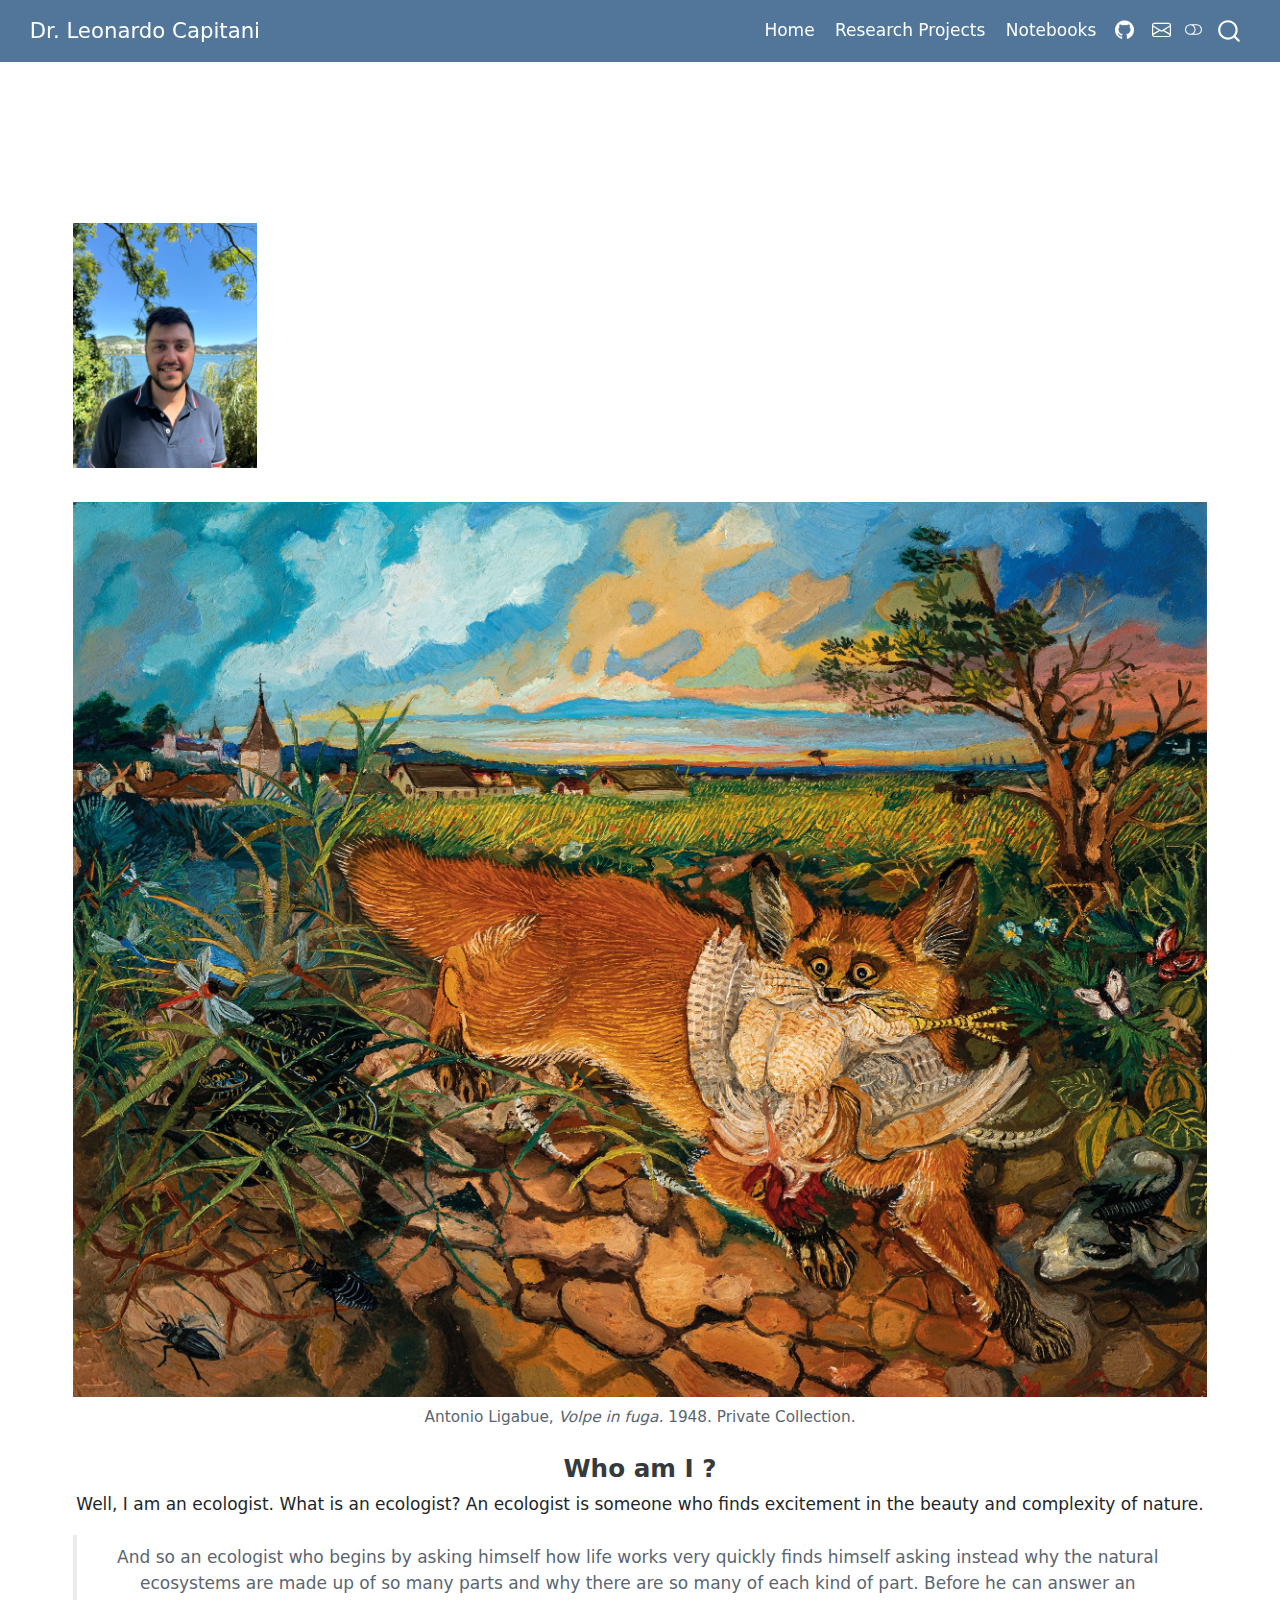
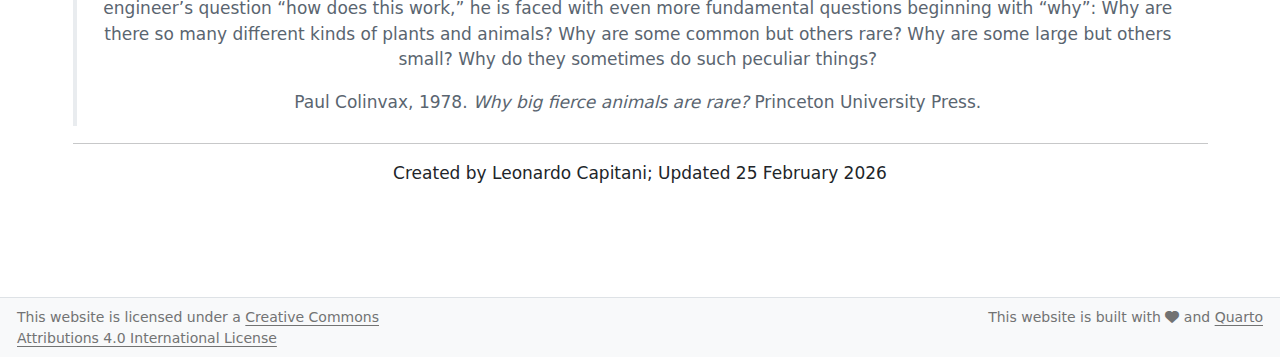
<file: docs/index_home.html>
<!DOCTYPE html>
<html xmlns="http://www.w3.org/1999/xhtml" lang="en" xml:lang="en"><head>

<meta charset="utf-8">
<meta name="generator" content="quarto-1.6.42">

<meta name="viewport" content="width=device-width, initial-scale=1.0, user-scalable=yes">


<title>Dr.&nbsp;Leonardo Capitani – Dr. Leonardo Capitani</title>
<style>
code{white-space: pre-wrap;}
span.smallcaps{font-variant: small-caps;}
div.columns{display: flex; gap: min(4vw, 1.5em);}
div.column{flex: auto; overflow-x: auto;}
div.hanging-indent{margin-left: 1.5em; text-indent: -1.5em;}
ul.task-list{list-style: none;}
ul.task-list li input[type="checkbox"] {
  width: 0.8em;
  margin: 0 0.8em 0.2em -1em; /* quarto-specific, see https://github.com/quarto-dev/quarto-cli/issues/4556 */ 
  vertical-align: middle;
}
</style>


<script src="site_libs/quarto-nav/quarto-nav.js"></script>
<script src="site_libs/quarto-nav/headroom.min.js"></script>
<script src="site_libs/clipboard/clipboard.min.js"></script>
<script src="site_libs/quarto-search/autocomplete.umd.js"></script>
<script src="site_libs/quarto-search/fuse.min.js"></script>
<script src="site_libs/quarto-search/quarto-search.js"></script>
<meta name="quarto:offset" content="./">
<script src="site_libs/quarto-html/quarto.js"></script>
<script src="site_libs/quarto-html/popper.min.js"></script>
<script src="site_libs/quarto-html/tippy.umd.min.js"></script>
<link href="site_libs/quarto-html/tippy.css" rel="stylesheet">
<link href="site_libs/quarto-html/quarto-syntax-highlighting-2f5df379a58b258e96c21c0638c20c03.css" rel="stylesheet" class="quarto-color-scheme" id="quarto-text-highlighting-styles">
<link href="site_libs/quarto-html/quarto-syntax-highlighting-dark-b53751a350365c71b6c909e95f209ed1.css" rel="prefetch" class="quarto-color-scheme quarto-color-alternate" id="quarto-text-highlighting-styles">
<script src="site_libs/bootstrap/bootstrap.min.js"></script>
<link href="site_libs/bootstrap/bootstrap-icons.css" rel="stylesheet">
<link href="site_libs/bootstrap/bootstrap-66e6739dd769f7e1ff33e2342a0069dd.min.css" rel="stylesheet" append-hash="true" class="quarto-color-scheme" id="quarto-bootstrap" data-mode="light">
<link href="site_libs/bootstrap/bootstrap-dark-1db15978ba82d73ee05863a5a3669757.min.css" rel="prefetch" append-hash="true" class="quarto-color-scheme quarto-color-alternate" id="quarto-bootstrap" data-mode="dark">
<link href="site_libs/quarto-contrib/fontawesome6-0.1.0/all.css" rel="stylesheet">
<link href="site_libs/quarto-contrib/fontawesome6-0.1.0/latex-fontsize.css" rel="stylesheet">
<script id="quarto-search-options" type="application/json">{
  "location": "navbar",
  "copy-button": false,
  "collapse-after": 3,
  "panel-placement": "end",
  "type": "overlay",
  "limit": 50,
  "keyboard-shortcut": [
    "f",
    "/",
    "s"
  ],
  "show-item-context": false,
  "language": {
    "search-no-results-text": "No results",
    "search-matching-documents-text": "matching documents",
    "search-copy-link-title": "Copy link to search",
    "search-hide-matches-text": "Hide additional matches",
    "search-more-match-text": "more match in this document",
    "search-more-matches-text": "more matches in this document",
    "search-clear-button-title": "Clear",
    "search-text-placeholder": "",
    "search-detached-cancel-button-title": "Cancel",
    "search-submit-button-title": "Submit",
    "search-label": "Search"
  }
}</script>


<link rel="stylesheet" href="styles.scss">
</head>

<body class="nav-fixed">

<div id="quarto-search-results"></div>
  <header id="quarto-header" class="headroom fixed-top">
    <nav class="navbar navbar-expand-lg " data-bs-theme="dark">
      <div class="navbar-container container-fluid">
      <div class="navbar-brand-container mx-auto">
    <a class="navbar-brand" href="./index.html">
    <span class="navbar-title">Dr.&nbsp;Leonardo Capitani</span>
    </a>
  </div>
            <div id="quarto-search" class="" title="Search"></div>
          <button class="navbar-toggler" type="button" data-bs-toggle="collapse" data-bs-target="#navbarCollapse" aria-controls="navbarCollapse" role="menu" aria-expanded="false" aria-label="Toggle navigation" onclick="if (window.quartoToggleHeadroom) { window.quartoToggleHeadroom(); }">
  <span class="navbar-toggler-icon"></span>
</button>
          <div class="collapse navbar-collapse" id="navbarCollapse">
            <ul class="navbar-nav navbar-nav-scroll ms-auto">
  <li class="nav-item">
    <a class="nav-link active" href="./index_home.html" aria-current="page"> 
<span class="menu-text">Home</span></a>
  </li>  
  <li class="nav-item">
    <a class="nav-link" href="./scientific_projects/index_sci_pro.html"> 
<span class="menu-text">Research Projects</span></a>
  </li>  
  <li class="nav-item">
    <a class="nav-link" href="./notebooks/index_notebooks.html"> 
<span class="menu-text">Notebooks</span></a>
  </li>  
  <li class="nav-item compact">
    <a class="nav-link" href="https://github.com/leomarameo7"> <i class="bi bi-github" role="img">
</i> 
<span class="menu-text"></span></a>
  </li>  
  <li class="nav-item compact">
    <a class="nav-link" href="mailto:leocapi07@gmail.com"> <i class="bi bi-envelope" role="img">
</i> 
<span class="menu-text"></span></a>
  </li>  
</ul>
          </div> <!-- /navcollapse -->
            <div class="quarto-navbar-tools">
  <a href="" class="quarto-color-scheme-toggle quarto-navigation-tool  px-1" onclick="window.quartoToggleColorScheme(); return false;" title="Toggle dark mode"><i class="bi"></i></a>
</div>
      </div> <!-- /container-fluid -->
    </nav>
</header>
<!-- content -->
<div id="quarto-content" class="quarto-container page-columns page-rows-contents page-layout-full page-navbar">
<!-- sidebar -->
<!-- margin-sidebar -->
    
<!-- main -->
<div class="quarto-about-jolla column-page">
 <header id="title-block-header" class="quarto-title-block default">
<div class="quarto-title">
<h1 class="title"><span style="display:none;">Dr.&nbsp;Leonardo Capitani</span></h1>
</div>
<div class="quarto-title-meta column-page">
  </div>
</header><main class="content column-page" id="quarto-document-content">
<div class="quarto-figure quarto-figure-left">
<figure class="figure">
<p><img src="docs/media/LC.jpeg" class="profile-photo img-fluid quarto-figure quarto-figure-left figure-img" width="184"></p>
</figure>
</div>
<div style="text-align:center;">
<div class="quarto-figure quarto-figure-center">
<figure class="figure">
<p><img src="docs/media/ligabue_volpe_in_fuga.jpg" class="img-fluid figure-img"></p>
<figcaption>Antonio Ligabue, <em>Volpe in fuga.</em> 1948. Private Collection.</figcaption>
</figure>
</div>
</div>
<section id="who-am-i" class="level3">
<h3 data-anchor-id="who-am-i">Who am I ?</h3>
<p>Well, I am an ecologist. What is an ecologist? An ecologist is someone who finds excitement in the beauty and complexity of nature.</p>
<blockquote class="blockquote">
<p>And so an ecologist who begins by asking himself how life works very quickly finds himself asking instead why the natural ecosystems are made up of so many parts and why there are so many of each kind of part. Before he can answer an engineer’s question “how does this work,” he is faced with even more fundamental questions beginning with “why”: Why are there so many different kinds of plants and animals? Why are some common but others rare? Why are some large but others small? Why do they sometimes do such peculiar things?</p>
<p>Paul Colinvax, 1978. <em>Why big fierce animals are rare?</em> Princeton University Press.</p>
</blockquote>
<hr>
<p>Created by Leonardo Capitani; Updated 25 February 2026</p>


</section>
<a onclick="window.scrollTo(0, 0); return false;" role="button" id="quarto-back-to-top"><i class="bi bi-arrow-up"></i> Back to top</a></main>  
</div>
 <!-- /main -->
<script id="quarto-html-after-body" type="application/javascript">
window.document.addEventListener("DOMContentLoaded", function (event) {
  const toggleBodyColorMode = (bsSheetEl) => {
    const mode = bsSheetEl.getAttribute("data-mode");
    const bodyEl = window.document.querySelector("body");
    if (mode === "dark") {
      bodyEl.classList.add("quarto-dark");
      bodyEl.classList.remove("quarto-light");
    } else {
      bodyEl.classList.add("quarto-light");
      bodyEl.classList.remove("quarto-dark");
    }
  }
  const toggleBodyColorPrimary = () => {
    const bsSheetEl = window.document.querySelector("link#quarto-bootstrap");
    if (bsSheetEl) {
      toggleBodyColorMode(bsSheetEl);
    }
  }
  toggleBodyColorPrimary();  
  const disableStylesheet = (stylesheets) => {
    for (let i=0; i < stylesheets.length; i++) {
      const stylesheet = stylesheets[i];
      stylesheet.rel = 'prefetch';
    }
  }
  const enableStylesheet = (stylesheets) => {
    for (let i=0; i < stylesheets.length; i++) {
      const stylesheet = stylesheets[i];
      stylesheet.rel = 'stylesheet';
    }
  }
  const manageTransitions = (selector, allowTransitions) => {
    const els = window.document.querySelectorAll(selector);
    for (let i=0; i < els.length; i++) {
      const el = els[i];
      if (allowTransitions) {
        el.classList.remove('notransition');
      } else {
        el.classList.add('notransition');
      }
    }
  }
  const toggleGiscusIfUsed = (isAlternate, darkModeDefault) => {
    const baseTheme = document.querySelector('#giscus-base-theme')?.value ?? 'light';
    const alternateTheme = document.querySelector('#giscus-alt-theme')?.value ?? 'dark';
    let newTheme = '';
    if(darkModeDefault) {
      newTheme = isAlternate ? baseTheme : alternateTheme;
    } else {
      newTheme = isAlternate ? alternateTheme : baseTheme;
    }
    const changeGiscusTheme = () => {
      // From: https://github.com/giscus/giscus/issues/336
      const sendMessage = (message) => {
        const iframe = document.querySelector('iframe.giscus-frame');
        if (!iframe) return;
        iframe.contentWindow.postMessage({ giscus: message }, 'https://giscus.app');
      }
      sendMessage({
        setConfig: {
          theme: newTheme
        }
      });
    }
    const isGiscussLoaded = window.document.querySelector('iframe.giscus-frame') !== null;
    if (isGiscussLoaded) {
      changeGiscusTheme();
    }
  }
  const toggleColorMode = (alternate) => {
    // Switch the stylesheets
    const alternateStylesheets = window.document.querySelectorAll('link.quarto-color-scheme.quarto-color-alternate');
    manageTransitions('#quarto-margin-sidebar .nav-link', false);
    if (alternate) {
      enableStylesheet(alternateStylesheets);
      for (const sheetNode of alternateStylesheets) {
        if (sheetNode.id === "quarto-bootstrap") {
          toggleBodyColorMode(sheetNode);
        }
      }
    } else {
      disableStylesheet(alternateStylesheets);
      toggleBodyColorPrimary();
    }
    manageTransitions('#quarto-margin-sidebar .nav-link', true);
    // Switch the toggles
    const toggles = window.document.querySelectorAll('.quarto-color-scheme-toggle');
    for (let i=0; i < toggles.length; i++) {
      const toggle = toggles[i];
      if (toggle) {
        if (alternate) {
          toggle.classList.add("alternate");     
        } else {
          toggle.classList.remove("alternate");
        }
      }
    }
    // Hack to workaround the fact that safari doesn't
    // properly recolor the scrollbar when toggling (#1455)
    if (navigator.userAgent.indexOf('Safari') > 0 && navigator.userAgent.indexOf('Chrome') == -1) {
      manageTransitions("body", false);
      window.scrollTo(0, 1);
      setTimeout(() => {
        window.scrollTo(0, 0);
        manageTransitions("body", true);
      }, 40);  
    }
  }
  const isFileUrl = () => { 
    return window.location.protocol === 'file:';
  }
  const hasAlternateSentinel = () => {  
    let styleSentinel = getColorSchemeSentinel();
    if (styleSentinel !== null) {
      return styleSentinel === "alternate";
    } else {
      return false;
    }
  }
  const setStyleSentinel = (alternate) => {
    const value = alternate ? "alternate" : "default";
    if (!isFileUrl()) {
      window.localStorage.setItem("quarto-color-scheme", value);
    } else {
      localAlternateSentinel = value;
    }
  }
  const getColorSchemeSentinel = () => {
    if (!isFileUrl()) {
      const storageValue = window.localStorage.getItem("quarto-color-scheme");
      return storageValue != null ? storageValue : localAlternateSentinel;
    } else {
      return localAlternateSentinel;
    }
  }
  const darkModeDefault = false;
  let localAlternateSentinel = darkModeDefault ? 'alternate' : 'default';
  // Dark / light mode switch
  window.quartoToggleColorScheme = () => {
    // Read the current dark / light value 
    let toAlternate = !hasAlternateSentinel();
    toggleColorMode(toAlternate);
    setStyleSentinel(toAlternate);
    toggleGiscusIfUsed(toAlternate, darkModeDefault);
  };
  // Ensure there is a toggle, if there isn't float one in the top right
  if (window.document.querySelector('.quarto-color-scheme-toggle') === null) {
    const a = window.document.createElement('a');
    a.classList.add('top-right');
    a.classList.add('quarto-color-scheme-toggle');
    a.href = "";
    a.onclick = function() { try { window.quartoToggleColorScheme(); } catch {} return false; };
    const i = window.document.createElement("i");
    i.classList.add('bi');
    a.appendChild(i);
    window.document.body.appendChild(a);
  }
  // Switch to dark mode if need be
  if (hasAlternateSentinel()) {
    toggleColorMode(true);
  } else {
    toggleColorMode(false);
  }
  const isCodeAnnotation = (el) => {
    for (const clz of el.classList) {
      if (clz.startsWith('code-annotation-')) {                     
        return true;
      }
    }
    return false;
  }
  const onCopySuccess = function(e) {
    // button target
    const button = e.trigger;
    // don't keep focus
    button.blur();
    // flash "checked"
    button.classList.add('code-copy-button-checked');
    var currentTitle = button.getAttribute("title");
    button.setAttribute("title", "Copied!");
    let tooltip;
    if (window.bootstrap) {
      button.setAttribute("data-bs-toggle", "tooltip");
      button.setAttribute("data-bs-placement", "left");
      button.setAttribute("data-bs-title", "Copied!");
      tooltip = new bootstrap.Tooltip(button, 
        { trigger: "manual", 
          customClass: "code-copy-button-tooltip",
          offset: [0, -8]});
      tooltip.show();    
    }
    setTimeout(function() {
      if (tooltip) {
        tooltip.hide();
        button.removeAttribute("data-bs-title");
        button.removeAttribute("data-bs-toggle");
        button.removeAttribute("data-bs-placement");
      }
      button.setAttribute("title", currentTitle);
      button.classList.remove('code-copy-button-checked');
    }, 1000);
    // clear code selection
    e.clearSelection();
  }
  const getTextToCopy = function(trigger) {
      const codeEl = trigger.previousElementSibling.cloneNode(true);
      for (const childEl of codeEl.children) {
        if (isCodeAnnotation(childEl)) {
          childEl.remove();
        }
      }
      return codeEl.innerText;
  }
  const clipboard = new window.ClipboardJS('.code-copy-button:not([data-in-quarto-modal])', {
    text: getTextToCopy
  });
  clipboard.on('success', onCopySuccess);
  if (window.document.getElementById('quarto-embedded-source-code-modal')) {
    const clipboardModal = new window.ClipboardJS('.code-copy-button[data-in-quarto-modal]', {
      text: getTextToCopy,
      container: window.document.getElementById('quarto-embedded-source-code-modal')
    });
    clipboardModal.on('success', onCopySuccess);
  }
    var localhostRegex = new RegExp(/^(?:http|https):\/\/localhost\:?[0-9]*\//);
    var mailtoRegex = new RegExp(/^mailto:/);
      var filterRegex = new RegExp('/' + window.location.host + '/');
    var isInternal = (href) => {
        return filterRegex.test(href) || localhostRegex.test(href) || mailtoRegex.test(href);
    }
    // Inspect non-navigation links and adorn them if external
 	var links = window.document.querySelectorAll('a[href]:not(.nav-link):not(.navbar-brand):not(.toc-action):not(.sidebar-link):not(.sidebar-item-toggle):not(.pagination-link):not(.no-external):not([aria-hidden]):not(.dropdown-item):not(.quarto-navigation-tool):not(.about-link)');
    for (var i=0; i<links.length; i++) {
      const link = links[i];
      if (!isInternal(link.href)) {
        // undo the damage that might have been done by quarto-nav.js in the case of
        // links that we want to consider external
        if (link.dataset.originalHref !== undefined) {
          link.href = link.dataset.originalHref;
        }
      }
    }
  function tippyHover(el, contentFn, onTriggerFn, onUntriggerFn) {
    const config = {
      allowHTML: true,
      maxWidth: 500,
      delay: 100,
      arrow: false,
      appendTo: function(el) {
          return el.parentElement;
      },
      interactive: true,
      interactiveBorder: 10,
      theme: 'quarto',
      placement: 'bottom-start',
    };
    if (contentFn) {
      config.content = contentFn;
    }
    if (onTriggerFn) {
      config.onTrigger = onTriggerFn;
    }
    if (onUntriggerFn) {
      config.onUntrigger = onUntriggerFn;
    }
    window.tippy(el, config); 
  }
  const noterefs = window.document.querySelectorAll('a[role="doc-noteref"]');
  for (var i=0; i<noterefs.length; i++) {
    const ref = noterefs[i];
    tippyHover(ref, function() {
      // use id or data attribute instead here
      let href = ref.getAttribute('data-footnote-href') || ref.getAttribute('href');
      try { href = new URL(href).hash; } catch {}
      const id = href.replace(/^#\/?/, "");
      const note = window.document.getElementById(id);
      if (note) {
        return note.innerHTML;
      } else {
        return "";
      }
    });
  }
  const xrefs = window.document.querySelectorAll('a.quarto-xref');
  const processXRef = (id, note) => {
    // Strip column container classes
    const stripColumnClz = (el) => {
      el.classList.remove("page-full", "page-columns");
      if (el.children) {
        for (const child of el.children) {
          stripColumnClz(child);
        }
      }
    }
    stripColumnClz(note)
    if (id === null || id.startsWith('sec-')) {
      // Special case sections, only their first couple elements
      const container = document.createElement("div");
      if (note.children && note.children.length > 2) {
        container.appendChild(note.children[0].cloneNode(true));
        for (let i = 1; i < note.children.length; i++) {
          const child = note.children[i];
          if (child.tagName === "P" && child.innerText === "") {
            continue;
          } else {
            container.appendChild(child.cloneNode(true));
            break;
          }
        }
        if (window.Quarto?.typesetMath) {
          window.Quarto.typesetMath(container);
        }
        return container.innerHTML
      } else {
        if (window.Quarto?.typesetMath) {
          window.Quarto.typesetMath(note);
        }
        return note.innerHTML;
      }
    } else {
      // Remove any anchor links if they are present
      const anchorLink = note.querySelector('a.anchorjs-link');
      if (anchorLink) {
        anchorLink.remove();
      }
      if (window.Quarto?.typesetMath) {
        window.Quarto.typesetMath(note);
      }
      if (note.classList.contains("callout")) {
        return note.outerHTML;
      } else {
        return note.innerHTML;
      }
    }
  }
  for (var i=0; i<xrefs.length; i++) {
    const xref = xrefs[i];
    tippyHover(xref, undefined, function(instance) {
      instance.disable();
      let url = xref.getAttribute('href');
      let hash = undefined; 
      if (url.startsWith('#')) {
        hash = url;
      } else {
        try { hash = new URL(url).hash; } catch {}
      }
      if (hash) {
        const id = hash.replace(/^#\/?/, "");
        const note = window.document.getElementById(id);
        if (note !== null) {
          try {
            const html = processXRef(id, note.cloneNode(true));
            instance.setContent(html);
          } finally {
            instance.enable();
            instance.show();
          }
        } else {
          // See if we can fetch this
          fetch(url.split('#')[0])
          .then(res => res.text())
          .then(html => {
            const parser = new DOMParser();
            const htmlDoc = parser.parseFromString(html, "text/html");
            const note = htmlDoc.getElementById(id);
            if (note !== null) {
              const html = processXRef(id, note);
              instance.setContent(html);
            } 
          }).finally(() => {
            instance.enable();
            instance.show();
          });
        }
      } else {
        // See if we can fetch a full url (with no hash to target)
        // This is a special case and we should probably do some content thinning / targeting
        fetch(url)
        .then(res => res.text())
        .then(html => {
          const parser = new DOMParser();
          const htmlDoc = parser.parseFromString(html, "text/html");
          const note = htmlDoc.querySelector('main.content');
          if (note !== null) {
            // This should only happen for chapter cross references
            // (since there is no id in the URL)
            // remove the first header
            if (note.children.length > 0 && note.children[0].tagName === "HEADER") {
              note.children[0].remove();
            }
            const html = processXRef(null, note);
            instance.setContent(html);
          } 
        }).finally(() => {
          instance.enable();
          instance.show();
        });
      }
    }, function(instance) {
    });
  }
      let selectedAnnoteEl;
      const selectorForAnnotation = ( cell, annotation) => {
        let cellAttr = 'data-code-cell="' + cell + '"';
        let lineAttr = 'data-code-annotation="' +  annotation + '"';
        const selector = 'span[' + cellAttr + '][' + lineAttr + ']';
        return selector;
      }
      const selectCodeLines = (annoteEl) => {
        const doc = window.document;
        const targetCell = annoteEl.getAttribute("data-target-cell");
        const targetAnnotation = annoteEl.getAttribute("data-target-annotation");
        const annoteSpan = window.document.querySelector(selectorForAnnotation(targetCell, targetAnnotation));
        const lines = annoteSpan.getAttribute("data-code-lines").split(",");
        const lineIds = lines.map((line) => {
          return targetCell + "-" + line;
        })
        let top = null;
        let height = null;
        let parent = null;
        if (lineIds.length > 0) {
            //compute the position of the single el (top and bottom and make a div)
            const el = window.document.getElementById(lineIds[0]);
            top = el.offsetTop;
            height = el.offsetHeight;
            parent = el.parentElement.parentElement;
          if (lineIds.length > 1) {
            const lastEl = window.document.getElementById(lineIds[lineIds.length - 1]);
            const bottom = lastEl.offsetTop + lastEl.offsetHeight;
            height = bottom - top;
          }
          if (top !== null && height !== null && parent !== null) {
            // cook up a div (if necessary) and position it 
            let div = window.document.getElementById("code-annotation-line-highlight");
            if (div === null) {
              div = window.document.createElement("div");
              div.setAttribute("id", "code-annotation-line-highlight");
              div.style.position = 'absolute';
              parent.appendChild(div);
            }
            div.style.top = top - 2 + "px";
            div.style.height = height + 4 + "px";
            div.style.left = 0;
            let gutterDiv = window.document.getElementById("code-annotation-line-highlight-gutter");
            if (gutterDiv === null) {
              gutterDiv = window.document.createElement("div");
              gutterDiv.setAttribute("id", "code-annotation-line-highlight-gutter");
              gutterDiv.style.position = 'absolute';
              const codeCell = window.document.getElementById(targetCell);
              const gutter = codeCell.querySelector('.code-annotation-gutter');
              gutter.appendChild(gutterDiv);
            }
            gutterDiv.style.top = top - 2 + "px";
            gutterDiv.style.height = height + 4 + "px";
          }
          selectedAnnoteEl = annoteEl;
        }
      };
      const unselectCodeLines = () => {
        const elementsIds = ["code-annotation-line-highlight", "code-annotation-line-highlight-gutter"];
        elementsIds.forEach((elId) => {
          const div = window.document.getElementById(elId);
          if (div) {
            div.remove();
          }
        });
        selectedAnnoteEl = undefined;
      };
        // Handle positioning of the toggle
    window.addEventListener(
      "resize",
      throttle(() => {
        elRect = undefined;
        if (selectedAnnoteEl) {
          selectCodeLines(selectedAnnoteEl);
        }
      }, 10)
    );
    function throttle(fn, ms) {
    let throttle = false;
    let timer;
      return (...args) => {
        if(!throttle) { // first call gets through
            fn.apply(this, args);
            throttle = true;
        } else { // all the others get throttled
            if(timer) clearTimeout(timer); // cancel #2
            timer = setTimeout(() => {
              fn.apply(this, args);
              timer = throttle = false;
            }, ms);
        }
      };
    }
      // Attach click handler to the DT
      const annoteDls = window.document.querySelectorAll('dt[data-target-cell]');
      for (const annoteDlNode of annoteDls) {
        annoteDlNode.addEventListener('click', (event) => {
          const clickedEl = event.target;
          if (clickedEl !== selectedAnnoteEl) {
            unselectCodeLines();
            const activeEl = window.document.querySelector('dt[data-target-cell].code-annotation-active');
            if (activeEl) {
              activeEl.classList.remove('code-annotation-active');
            }
            selectCodeLines(clickedEl);
            clickedEl.classList.add('code-annotation-active');
          } else {
            // Unselect the line
            unselectCodeLines();
            clickedEl.classList.remove('code-annotation-active');
          }
        });
      }
  const findCites = (el) => {
    const parentEl = el.parentElement;
    if (parentEl) {
      const cites = parentEl.dataset.cites;
      if (cites) {
        return {
          el,
          cites: cites.split(' ')
        };
      } else {
        return findCites(el.parentElement)
      }
    } else {
      return undefined;
    }
  };
  var bibliorefs = window.document.querySelectorAll('a[role="doc-biblioref"]');
  for (var i=0; i<bibliorefs.length; i++) {
    const ref = bibliorefs[i];
    const citeInfo = findCites(ref);
    if (citeInfo) {
      tippyHover(citeInfo.el, function() {
        var popup = window.document.createElement('div');
        citeInfo.cites.forEach(function(cite) {
          var citeDiv = window.document.createElement('div');
          citeDiv.classList.add('hanging-indent');
          citeDiv.classList.add('csl-entry');
          var biblioDiv = window.document.getElementById('ref-' + cite);
          if (biblioDiv) {
            citeDiv.innerHTML = biblioDiv.innerHTML;
          }
          popup.appendChild(citeDiv);
        });
        return popup.innerHTML;
      });
    }
  }
});
</script>
</div> <!-- /content -->
<footer class="footer">
  <div class="nav-footer">
    <div class="nav-footer-left">
<p>This website is licensed under a <a href="https://creativecommons.org/licenses/by/4.0/">Creative Commons Attributions 4.0 International License</a></p>
</div>   
    <div class="nav-footer-center">
      &nbsp;
    </div>
    <div class="nav-footer-right">
<p>This website is built with <i class="fa-solid fa-heart" title="a heart" aria-label="heart"></i> and <a href="https://quarto.org/">Quarto</a></p>
</div>
  </div>
</footer>




</body></html>
</file>
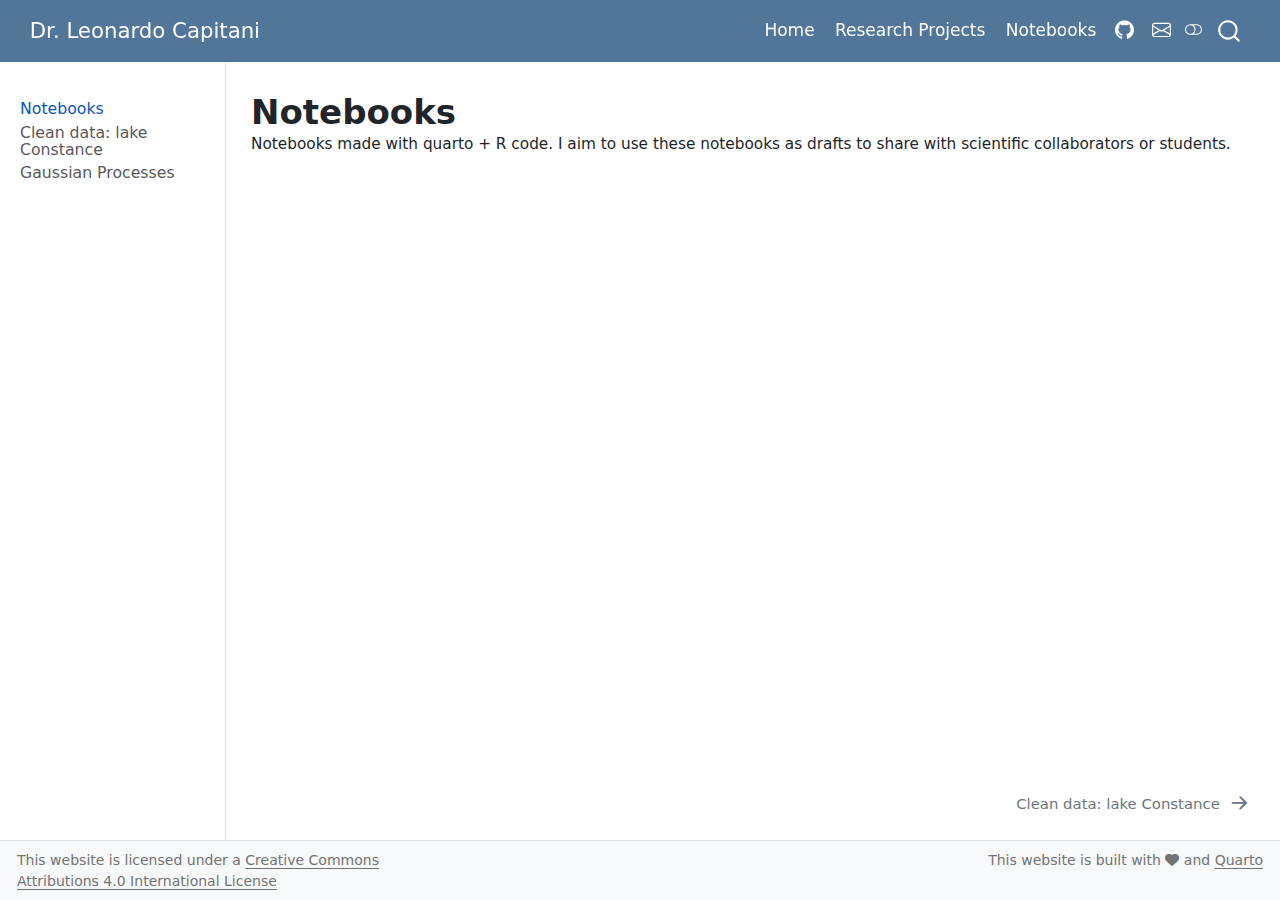
<file: docs/notebooks/index_notebooks.html>
<!DOCTYPE html>
<html xmlns="http://www.w3.org/1999/xhtml" lang="en" xml:lang="en"><head>

<meta charset="utf-8">
<meta name="generator" content="quarto-1.6.42">

<meta name="viewport" content="width=device-width, initial-scale=1.0, user-scalable=yes">

<meta name="description" content="Notebooks made with quarto + R code. I aim to use these notebooks as drafts to share with scientific collaborators or students.">

<title>Notebooks – Dr.&nbsp;Leonardo Capitani</title>
<style>
code{white-space: pre-wrap;}
span.smallcaps{font-variant: small-caps;}
div.columns{display: flex; gap: min(4vw, 1.5em);}
div.column{flex: auto; overflow-x: auto;}
div.hanging-indent{margin-left: 1.5em; text-indent: -1.5em;}
ul.task-list{list-style: none;}
ul.task-list li input[type="checkbox"] {
  width: 0.8em;
  margin: 0 0.8em 0.2em -1em; /* quarto-specific, see https://github.com/quarto-dev/quarto-cli/issues/4556 */ 
  vertical-align: middle;
}
</style>


<script src="../site_libs/quarto-nav/quarto-nav.js"></script>
<script src="../site_libs/quarto-nav/headroom.min.js"></script>
<script src="../site_libs/clipboard/clipboard.min.js"></script>
<script src="../site_libs/quarto-search/autocomplete.umd.js"></script>
<script src="../site_libs/quarto-search/fuse.min.js"></script>
<script src="../site_libs/quarto-search/quarto-search.js"></script>
<meta name="quarto:offset" content="../">
<link href="../notebooks/seewandell/CON_clean_dataset.html" rel="next">
<script src="../site_libs/quarto-html/quarto.js"></script>
<script src="../site_libs/quarto-html/popper.min.js"></script>
<script src="../site_libs/quarto-html/tippy.umd.min.js"></script>
<script src="../site_libs/quarto-html/anchor.min.js"></script>
<link href="../site_libs/quarto-html/tippy.css" rel="stylesheet">
<link href="../site_libs/quarto-html/quarto-syntax-highlighting-2f5df379a58b258e96c21c0638c20c03.css" rel="stylesheet" class="quarto-color-scheme" id="quarto-text-highlighting-styles">
<link href="../site_libs/quarto-html/quarto-syntax-highlighting-dark-b53751a350365c71b6c909e95f209ed1.css" rel="prefetch" class="quarto-color-scheme quarto-color-alternate" id="quarto-text-highlighting-styles">
<script src="../site_libs/bootstrap/bootstrap.min.js"></script>
<link href="../site_libs/bootstrap/bootstrap-icons.css" rel="stylesheet">
<link href="../site_libs/bootstrap/bootstrap-66e6739dd769f7e1ff33e2342a0069dd.min.css" rel="stylesheet" append-hash="true" class="quarto-color-scheme" id="quarto-bootstrap" data-mode="light">
<link href="../site_libs/bootstrap/bootstrap-dark-1db15978ba82d73ee05863a5a3669757.min.css" rel="prefetch" append-hash="true" class="quarto-color-scheme quarto-color-alternate" id="quarto-bootstrap" data-mode="dark">
<link href="../site_libs/quarto-contrib/fontawesome6-0.1.0/all.css" rel="stylesheet">
<link href="../site_libs/quarto-contrib/fontawesome6-0.1.0/latex-fontsize.css" rel="stylesheet">
<script id="quarto-search-options" type="application/json">{
  "location": "navbar",
  "copy-button": false,
  "collapse-after": 3,
  "panel-placement": "end",
  "type": "overlay",
  "limit": 50,
  "keyboard-shortcut": [
    "f",
    "/",
    "s"
  ],
  "show-item-context": false,
  "language": {
    "search-no-results-text": "No results",
    "search-matching-documents-text": "matching documents",
    "search-copy-link-title": "Copy link to search",
    "search-hide-matches-text": "Hide additional matches",
    "search-more-match-text": "more match in this document",
    "search-more-matches-text": "more matches in this document",
    "search-clear-button-title": "Clear",
    "search-text-placeholder": "",
    "search-detached-cancel-button-title": "Cancel",
    "search-submit-button-title": "Submit",
    "search-label": "Search"
  }
}</script>


<link rel="stylesheet" href="../styles.scss">
</head>

<body class="nav-sidebar docked nav-fixed">

<div id="quarto-search-results"></div>
  <header id="quarto-header" class="headroom fixed-top">
    <nav class="navbar navbar-expand-lg " data-bs-theme="dark">
      <div class="navbar-container container-fluid">
      <div class="navbar-brand-container mx-auto">
    <a class="navbar-brand" href="../index.html">
    <span class="navbar-title">Dr.&nbsp;Leonardo Capitani</span>
    </a>
  </div>
            <div id="quarto-search" class="" title="Search"></div>
          <button class="navbar-toggler" type="button" data-bs-toggle="collapse" data-bs-target="#navbarCollapse" aria-controls="navbarCollapse" role="menu" aria-expanded="false" aria-label="Toggle navigation" onclick="if (window.quartoToggleHeadroom) { window.quartoToggleHeadroom(); }">
  <span class="navbar-toggler-icon"></span>
</button>
          <div class="collapse navbar-collapse" id="navbarCollapse">
            <ul class="navbar-nav navbar-nav-scroll ms-auto">
  <li class="nav-item">
    <a class="nav-link" href="../index.html"> 
<span class="menu-text">Home</span></a>
  </li>  
  <li class="nav-item">
    <a class="nav-link" href="../scientific_projects/index_sci_pro.html"> 
<span class="menu-text">Research Projects</span></a>
  </li>  
  <li class="nav-item">
    <a class="nav-link active" href="../notebooks/index_notebooks.html" aria-current="page"> 
<span class="menu-text">Notebooks</span></a>
  </li>  
  <li class="nav-item compact">
    <a class="nav-link" href="https://github.com/leomarameo7"> <i class="bi bi-github" role="img">
</i> 
<span class="menu-text"></span></a>
  </li>  
  <li class="nav-item compact">
    <a class="nav-link" href="mailto:leocapi07@gmail.com"> <i class="bi bi-envelope" role="img">
</i> 
<span class="menu-text"></span></a>
  </li>  
</ul>
          </div> <!-- /navcollapse -->
            <div class="quarto-navbar-tools">
  <a href="" class="quarto-color-scheme-toggle quarto-navigation-tool  px-1" onclick="window.quartoToggleColorScheme(); return false;" title="Toggle dark mode"><i class="bi"></i></a>
</div>
      </div> <!-- /container-fluid -->
    </nav>
  <nav class="quarto-secondary-nav">
    <div class="container-fluid d-flex">
      <button type="button" class="quarto-btn-toggle btn" data-bs-toggle="collapse" role="button" data-bs-target=".quarto-sidebar-collapse-item" aria-controls="quarto-sidebar" aria-expanded="false" aria-label="Toggle sidebar navigation" onclick="if (window.quartoToggleHeadroom) { window.quartoToggleHeadroom(); }">
        <i class="bi bi-layout-text-sidebar-reverse"></i>
      </button>
        <nav class="quarto-page-breadcrumbs" aria-label="breadcrumb"><ol class="breadcrumb"><li class="breadcrumb-item"><a href="../notebooks/index_notebooks.html">Notebooks</a></li></ol></nav>
        <a class="flex-grow-1" role="navigation" data-bs-toggle="collapse" data-bs-target=".quarto-sidebar-collapse-item" aria-controls="quarto-sidebar" aria-expanded="false" aria-label="Toggle sidebar navigation" onclick="if (window.quartoToggleHeadroom) { window.quartoToggleHeadroom(); }">      
        </a>
    </div>
  </nav>
</header>
<!-- content -->
<div id="quarto-content" class="quarto-container page-columns page-rows-contents page-layout-full page-navbar">
<!-- sidebar -->
  <nav id="quarto-sidebar" class="sidebar collapse collapse-horizontal quarto-sidebar-collapse-item sidebar-navigation docked overflow-auto">
    <div class="sidebar-menu-container"> 
    <ul class="list-unstyled mt-1">
        <li class="sidebar-item">
  <div class="sidebar-item-container"> 
  <a href="../notebooks/index_notebooks.html" class="sidebar-item-text sidebar-link active">
 <span class="menu-text">Notebooks</span></a>
  </div>
</li>
        <li class="sidebar-item">
  <div class="sidebar-item-container"> 
  <a href="../notebooks/seewandell/CON_clean_dataset.html" class="sidebar-item-text sidebar-link">
 <span class="menu-text">Clean data: lake Constance</span></a>
  </div>
</li>
        <li class="sidebar-item">
  <div class="sidebar-item-container"> 
  <a href="../notebooks/seewandell/GP_workbook.html" class="sidebar-item-text sidebar-link">
 <span class="menu-text">Gaussian Processes</span></a>
  </div>
</li>
    </ul>
    </div>
</nav>
<div id="quarto-sidebar-glass" class="quarto-sidebar-collapse-item" data-bs-toggle="collapse" data-bs-target=".quarto-sidebar-collapse-item"></div>
<!-- margin-sidebar -->
    
<!-- main -->
<main class="content column-page-right" id="quarto-document-content">

<header id="title-block-header" class="quarto-title-block default">
<div class="quarto-title">
<h1 class="title">Notebooks</h1>
</div>

<div>
  <div class="description">
    <p>Notebooks made with quarto + R code. I aim to use these notebooks as drafts to share with scientific collaborators or students.</p>
  </div>
</div>


<div class="quarto-title-meta column-page-right">

    
  
    
  </div>
  


</header>





<a onclick="window.scrollTo(0, 0); return false;" role="button" id="quarto-back-to-top"><i class="bi bi-arrow-up"></i> Back to top</a></main> <!-- /main -->
<script id="quarto-html-after-body" type="application/javascript">
window.document.addEventListener("DOMContentLoaded", function (event) {
  const toggleBodyColorMode = (bsSheetEl) => {
    const mode = bsSheetEl.getAttribute("data-mode");
    const bodyEl = window.document.querySelector("body");
    if (mode === "dark") {
      bodyEl.classList.add("quarto-dark");
      bodyEl.classList.remove("quarto-light");
    } else {
      bodyEl.classList.add("quarto-light");
      bodyEl.classList.remove("quarto-dark");
    }
  }
  const toggleBodyColorPrimary = () => {
    const bsSheetEl = window.document.querySelector("link#quarto-bootstrap");
    if (bsSheetEl) {
      toggleBodyColorMode(bsSheetEl);
    }
  }
  toggleBodyColorPrimary();  
  const disableStylesheet = (stylesheets) => {
    for (let i=0; i < stylesheets.length; i++) {
      const stylesheet = stylesheets[i];
      stylesheet.rel = 'prefetch';
    }
  }
  const enableStylesheet = (stylesheets) => {
    for (let i=0; i < stylesheets.length; i++) {
      const stylesheet = stylesheets[i];
      stylesheet.rel = 'stylesheet';
    }
  }
  const manageTransitions = (selector, allowTransitions) => {
    const els = window.document.querySelectorAll(selector);
    for (let i=0; i < els.length; i++) {
      const el = els[i];
      if (allowTransitions) {
        el.classList.remove('notransition');
      } else {
        el.classList.add('notransition');
      }
    }
  }
  const toggleGiscusIfUsed = (isAlternate, darkModeDefault) => {
    const baseTheme = document.querySelector('#giscus-base-theme')?.value ?? 'light';
    const alternateTheme = document.querySelector('#giscus-alt-theme')?.value ?? 'dark';
    let newTheme = '';
    if(darkModeDefault) {
      newTheme = isAlternate ? baseTheme : alternateTheme;
    } else {
      newTheme = isAlternate ? alternateTheme : baseTheme;
    }
    const changeGiscusTheme = () => {
      // From: https://github.com/giscus/giscus/issues/336
      const sendMessage = (message) => {
        const iframe = document.querySelector('iframe.giscus-frame');
        if (!iframe) return;
        iframe.contentWindow.postMessage({ giscus: message }, 'https://giscus.app');
      }
      sendMessage({
        setConfig: {
          theme: newTheme
        }
      });
    }
    const isGiscussLoaded = window.document.querySelector('iframe.giscus-frame') !== null;
    if (isGiscussLoaded) {
      changeGiscusTheme();
    }
  }
  const toggleColorMode = (alternate) => {
    // Switch the stylesheets
    const alternateStylesheets = window.document.querySelectorAll('link.quarto-color-scheme.quarto-color-alternate');
    manageTransitions('#quarto-margin-sidebar .nav-link', false);
    if (alternate) {
      enableStylesheet(alternateStylesheets);
      for (const sheetNode of alternateStylesheets) {
        if (sheetNode.id === "quarto-bootstrap") {
          toggleBodyColorMode(sheetNode);
        }
      }
    } else {
      disableStylesheet(alternateStylesheets);
      toggleBodyColorPrimary();
    }
    manageTransitions('#quarto-margin-sidebar .nav-link', true);
    // Switch the toggles
    const toggles = window.document.querySelectorAll('.quarto-color-scheme-toggle');
    for (let i=0; i < toggles.length; i++) {
      const toggle = toggles[i];
      if (toggle) {
        if (alternate) {
          toggle.classList.add("alternate");     
        } else {
          toggle.classList.remove("alternate");
        }
      }
    }
    // Hack to workaround the fact that safari doesn't
    // properly recolor the scrollbar when toggling (#1455)
    if (navigator.userAgent.indexOf('Safari') > 0 && navigator.userAgent.indexOf('Chrome') == -1) {
      manageTransitions("body", false);
      window.scrollTo(0, 1);
      setTimeout(() => {
        window.scrollTo(0, 0);
        manageTransitions("body", true);
      }, 40);  
    }
  }
  const isFileUrl = () => { 
    return window.location.protocol === 'file:';
  }
  const hasAlternateSentinel = () => {  
    let styleSentinel = getColorSchemeSentinel();
    if (styleSentinel !== null) {
      return styleSentinel === "alternate";
    } else {
      return false;
    }
  }
  const setStyleSentinel = (alternate) => {
    const value = alternate ? "alternate" : "default";
    if (!isFileUrl()) {
      window.localStorage.setItem("quarto-color-scheme", value);
    } else {
      localAlternateSentinel = value;
    }
  }
  const getColorSchemeSentinel = () => {
    if (!isFileUrl()) {
      const storageValue = window.localStorage.getItem("quarto-color-scheme");
      return storageValue != null ? storageValue : localAlternateSentinel;
    } else {
      return localAlternateSentinel;
    }
  }
  const darkModeDefault = false;
  let localAlternateSentinel = darkModeDefault ? 'alternate' : 'default';
  // Dark / light mode switch
  window.quartoToggleColorScheme = () => {
    // Read the current dark / light value 
    let toAlternate = !hasAlternateSentinel();
    toggleColorMode(toAlternate);
    setStyleSentinel(toAlternate);
    toggleGiscusIfUsed(toAlternate, darkModeDefault);
  };
  // Ensure there is a toggle, if there isn't float one in the top right
  if (window.document.querySelector('.quarto-color-scheme-toggle') === null) {
    const a = window.document.createElement('a');
    a.classList.add('top-right');
    a.classList.add('quarto-color-scheme-toggle');
    a.href = "";
    a.onclick = function() { try { window.quartoToggleColorScheme(); } catch {} return false; };
    const i = window.document.createElement("i");
    i.classList.add('bi');
    a.appendChild(i);
    window.document.body.appendChild(a);
  }
  // Switch to dark mode if need be
  if (hasAlternateSentinel()) {
    toggleColorMode(true);
  } else {
    toggleColorMode(false);
  }
  const icon = "";
  const anchorJS = new window.AnchorJS();
  anchorJS.options = {
    placement: 'right',
    icon: icon
  };
  anchorJS.add('.anchored');
  const isCodeAnnotation = (el) => {
    for (const clz of el.classList) {
      if (clz.startsWith('code-annotation-')) {                     
        return true;
      }
    }
    return false;
  }
  const onCopySuccess = function(e) {
    // button target
    const button = e.trigger;
    // don't keep focus
    button.blur();
    // flash "checked"
    button.classList.add('code-copy-button-checked');
    var currentTitle = button.getAttribute("title");
    button.setAttribute("title", "Copied!");
    let tooltip;
    if (window.bootstrap) {
      button.setAttribute("data-bs-toggle", "tooltip");
      button.setAttribute("data-bs-placement", "left");
      button.setAttribute("data-bs-title", "Copied!");
      tooltip = new bootstrap.Tooltip(button, 
        { trigger: "manual", 
          customClass: "code-copy-button-tooltip",
          offset: [0, -8]});
      tooltip.show();    
    }
    setTimeout(function() {
      if (tooltip) {
        tooltip.hide();
        button.removeAttribute("data-bs-title");
        button.removeAttribute("data-bs-toggle");
        button.removeAttribute("data-bs-placement");
      }
      button.setAttribute("title", currentTitle);
      button.classList.remove('code-copy-button-checked');
    }, 1000);
    // clear code selection
    e.clearSelection();
  }
  const getTextToCopy = function(trigger) {
      const codeEl = trigger.previousElementSibling.cloneNode(true);
      for (const childEl of codeEl.children) {
        if (isCodeAnnotation(childEl)) {
          childEl.remove();
        }
      }
      return codeEl.innerText;
  }
  const clipboard = new window.ClipboardJS('.code-copy-button:not([data-in-quarto-modal])', {
    text: getTextToCopy
  });
  clipboard.on('success', onCopySuccess);
  if (window.document.getElementById('quarto-embedded-source-code-modal')) {
    const clipboardModal = new window.ClipboardJS('.code-copy-button[data-in-quarto-modal]', {
      text: getTextToCopy,
      container: window.document.getElementById('quarto-embedded-source-code-modal')
    });
    clipboardModal.on('success', onCopySuccess);
  }
    var localhostRegex = new RegExp(/^(?:http|https):\/\/localhost\:?[0-9]*\//);
    var mailtoRegex = new RegExp(/^mailto:/);
      var filterRegex = new RegExp('/' + window.location.host + '/');
    var isInternal = (href) => {
        return filterRegex.test(href) || localhostRegex.test(href) || mailtoRegex.test(href);
    }
    // Inspect non-navigation links and adorn them if external
 	var links = window.document.querySelectorAll('a[href]:not(.nav-link):not(.navbar-brand):not(.toc-action):not(.sidebar-link):not(.sidebar-item-toggle):not(.pagination-link):not(.no-external):not([aria-hidden]):not(.dropdown-item):not(.quarto-navigation-tool):not(.about-link)');
    for (var i=0; i<links.length; i++) {
      const link = links[i];
      if (!isInternal(link.href)) {
        // undo the damage that might have been done by quarto-nav.js in the case of
        // links that we want to consider external
        if (link.dataset.originalHref !== undefined) {
          link.href = link.dataset.originalHref;
        }
      }
    }
  function tippyHover(el, contentFn, onTriggerFn, onUntriggerFn) {
    const config = {
      allowHTML: true,
      maxWidth: 500,
      delay: 100,
      arrow: false,
      appendTo: function(el) {
          return el.parentElement;
      },
      interactive: true,
      interactiveBorder: 10,
      theme: 'quarto',
      placement: 'bottom-start',
    };
    if (contentFn) {
      config.content = contentFn;
    }
    if (onTriggerFn) {
      config.onTrigger = onTriggerFn;
    }
    if (onUntriggerFn) {
      config.onUntrigger = onUntriggerFn;
    }
    window.tippy(el, config); 
  }
  const noterefs = window.document.querySelectorAll('a[role="doc-noteref"]');
  for (var i=0; i<noterefs.length; i++) {
    const ref = noterefs[i];
    tippyHover(ref, function() {
      // use id or data attribute instead here
      let href = ref.getAttribute('data-footnote-href') || ref.getAttribute('href');
      try { href = new URL(href).hash; } catch {}
      const id = href.replace(/^#\/?/, "");
      const note = window.document.getElementById(id);
      if (note) {
        return note.innerHTML;
      } else {
        return "";
      }
    });
  }
  const xrefs = window.document.querySelectorAll('a.quarto-xref');
  const processXRef = (id, note) => {
    // Strip column container classes
    const stripColumnClz = (el) => {
      el.classList.remove("page-full", "page-columns");
      if (el.children) {
        for (const child of el.children) {
          stripColumnClz(child);
        }
      }
    }
    stripColumnClz(note)
    if (id === null || id.startsWith('sec-')) {
      // Special case sections, only their first couple elements
      const container = document.createElement("div");
      if (note.children && note.children.length > 2) {
        container.appendChild(note.children[0].cloneNode(true));
        for (let i = 1; i < note.children.length; i++) {
          const child = note.children[i];
          if (child.tagName === "P" && child.innerText === "") {
            continue;
          } else {
            container.appendChild(child.cloneNode(true));
            break;
          }
        }
        if (window.Quarto?.typesetMath) {
          window.Quarto.typesetMath(container);
        }
        return container.innerHTML
      } else {
        if (window.Quarto?.typesetMath) {
          window.Quarto.typesetMath(note);
        }
        return note.innerHTML;
      }
    } else {
      // Remove any anchor links if they are present
      const anchorLink = note.querySelector('a.anchorjs-link');
      if (anchorLink) {
        anchorLink.remove();
      }
      if (window.Quarto?.typesetMath) {
        window.Quarto.typesetMath(note);
      }
      if (note.classList.contains("callout")) {
        return note.outerHTML;
      } else {
        return note.innerHTML;
      }
    }
  }
  for (var i=0; i<xrefs.length; i++) {
    const xref = xrefs[i];
    tippyHover(xref, undefined, function(instance) {
      instance.disable();
      let url = xref.getAttribute('href');
      let hash = undefined; 
      if (url.startsWith('#')) {
        hash = url;
      } else {
        try { hash = new URL(url).hash; } catch {}
      }
      if (hash) {
        const id = hash.replace(/^#\/?/, "");
        const note = window.document.getElementById(id);
        if (note !== null) {
          try {
            const html = processXRef(id, note.cloneNode(true));
            instance.setContent(html);
          } finally {
            instance.enable();
            instance.show();
          }
        } else {
          // See if we can fetch this
          fetch(url.split('#')[0])
          .then(res => res.text())
          .then(html => {
            const parser = new DOMParser();
            const htmlDoc = parser.parseFromString(html, "text/html");
            const note = htmlDoc.getElementById(id);
            if (note !== null) {
              const html = processXRef(id, note);
              instance.setContent(html);
            } 
          }).finally(() => {
            instance.enable();
            instance.show();
          });
        }
      } else {
        // See if we can fetch a full url (with no hash to target)
        // This is a special case and we should probably do some content thinning / targeting
        fetch(url)
        .then(res => res.text())
        .then(html => {
          const parser = new DOMParser();
          const htmlDoc = parser.parseFromString(html, "text/html");
          const note = htmlDoc.querySelector('main.content');
          if (note !== null) {
            // This should only happen for chapter cross references
            // (since there is no id in the URL)
            // remove the first header
            if (note.children.length > 0 && note.children[0].tagName === "HEADER") {
              note.children[0].remove();
            }
            const html = processXRef(null, note);
            instance.setContent(html);
          } 
        }).finally(() => {
          instance.enable();
          instance.show();
        });
      }
    }, function(instance) {
    });
  }
      let selectedAnnoteEl;
      const selectorForAnnotation = ( cell, annotation) => {
        let cellAttr = 'data-code-cell="' + cell + '"';
        let lineAttr = 'data-code-annotation="' +  annotation + '"';
        const selector = 'span[' + cellAttr + '][' + lineAttr + ']';
        return selector;
      }
      const selectCodeLines = (annoteEl) => {
        const doc = window.document;
        const targetCell = annoteEl.getAttribute("data-target-cell");
        const targetAnnotation = annoteEl.getAttribute("data-target-annotation");
        const annoteSpan = window.document.querySelector(selectorForAnnotation(targetCell, targetAnnotation));
        const lines = annoteSpan.getAttribute("data-code-lines").split(",");
        const lineIds = lines.map((line) => {
          return targetCell + "-" + line;
        })
        let top = null;
        let height = null;
        let parent = null;
        if (lineIds.length > 0) {
            //compute the position of the single el (top and bottom and make a div)
            const el = window.document.getElementById(lineIds[0]);
            top = el.offsetTop;
            height = el.offsetHeight;
            parent = el.parentElement.parentElement;
          if (lineIds.length > 1) {
            const lastEl = window.document.getElementById(lineIds[lineIds.length - 1]);
            const bottom = lastEl.offsetTop + lastEl.offsetHeight;
            height = bottom - top;
          }
          if (top !== null && height !== null && parent !== null) {
            // cook up a div (if necessary) and position it 
            let div = window.document.getElementById("code-annotation-line-highlight");
            if (div === null) {
              div = window.document.createElement("div");
              div.setAttribute("id", "code-annotation-line-highlight");
              div.style.position = 'absolute';
              parent.appendChild(div);
            }
            div.style.top = top - 2 + "px";
            div.style.height = height + 4 + "px";
            div.style.left = 0;
            let gutterDiv = window.document.getElementById("code-annotation-line-highlight-gutter");
            if (gutterDiv === null) {
              gutterDiv = window.document.createElement("div");
              gutterDiv.setAttribute("id", "code-annotation-line-highlight-gutter");
              gutterDiv.style.position = 'absolute';
              const codeCell = window.document.getElementById(targetCell);
              const gutter = codeCell.querySelector('.code-annotation-gutter');
              gutter.appendChild(gutterDiv);
            }
            gutterDiv.style.top = top - 2 + "px";
            gutterDiv.style.height = height + 4 + "px";
          }
          selectedAnnoteEl = annoteEl;
        }
      };
      const unselectCodeLines = () => {
        const elementsIds = ["code-annotation-line-highlight", "code-annotation-line-highlight-gutter"];
        elementsIds.forEach((elId) => {
          const div = window.document.getElementById(elId);
          if (div) {
            div.remove();
          }
        });
        selectedAnnoteEl = undefined;
      };
        // Handle positioning of the toggle
    window.addEventListener(
      "resize",
      throttle(() => {
        elRect = undefined;
        if (selectedAnnoteEl) {
          selectCodeLines(selectedAnnoteEl);
        }
      }, 10)
    );
    function throttle(fn, ms) {
    let throttle = false;
    let timer;
      return (...args) => {
        if(!throttle) { // first call gets through
            fn.apply(this, args);
            throttle = true;
        } else { // all the others get throttled
            if(timer) clearTimeout(timer); // cancel #2
            timer = setTimeout(() => {
              fn.apply(this, args);
              timer = throttle = false;
            }, ms);
        }
      };
    }
      // Attach click handler to the DT
      const annoteDls = window.document.querySelectorAll('dt[data-target-cell]');
      for (const annoteDlNode of annoteDls) {
        annoteDlNode.addEventListener('click', (event) => {
          const clickedEl = event.target;
          if (clickedEl !== selectedAnnoteEl) {
            unselectCodeLines();
            const activeEl = window.document.querySelector('dt[data-target-cell].code-annotation-active');
            if (activeEl) {
              activeEl.classList.remove('code-annotation-active');
            }
            selectCodeLines(clickedEl);
            clickedEl.classList.add('code-annotation-active');
          } else {
            // Unselect the line
            unselectCodeLines();
            clickedEl.classList.remove('code-annotation-active');
          }
        });
      }
  const findCites = (el) => {
    const parentEl = el.parentElement;
    if (parentEl) {
      const cites = parentEl.dataset.cites;
      if (cites) {
        return {
          el,
          cites: cites.split(' ')
        };
      } else {
        return findCites(el.parentElement)
      }
    } else {
      return undefined;
    }
  };
  var bibliorefs = window.document.querySelectorAll('a[role="doc-biblioref"]');
  for (var i=0; i<bibliorefs.length; i++) {
    const ref = bibliorefs[i];
    const citeInfo = findCites(ref);
    if (citeInfo) {
      tippyHover(citeInfo.el, function() {
        var popup = window.document.createElement('div');
        citeInfo.cites.forEach(function(cite) {
          var citeDiv = window.document.createElement('div');
          citeDiv.classList.add('hanging-indent');
          citeDiv.classList.add('csl-entry');
          var biblioDiv = window.document.getElementById('ref-' + cite);
          if (biblioDiv) {
            citeDiv.innerHTML = biblioDiv.innerHTML;
          }
          popup.appendChild(citeDiv);
        });
        return popup.innerHTML;
      });
    }
  }
});
</script>
<nav class="page-navigation column-page-right">
  <div class="nav-page nav-page-previous">
  </div>
  <div class="nav-page nav-page-next">
      <a href="../notebooks/seewandell/CON_clean_dataset.html" class="pagination-link" aria-label="Clean data: lake Constance">
        <span class="nav-page-text">Clean data: lake Constance</span> <i class="bi bi-arrow-right-short"></i>
      </a>
  </div>
</nav>
</div> <!-- /content -->
<footer class="footer">
  <div class="nav-footer">
    <div class="nav-footer-left">
<p>This website is licensed under a <a href="https://creativecommons.org/licenses/by/4.0/">Creative Commons Attributions 4.0 International License</a></p>
</div>   
    <div class="nav-footer-center">
      &nbsp;
    </div>
    <div class="nav-footer-right">
<p>This website is built with <i class="fa-solid fa-heart" title="a heart" aria-label="heart"></i> and <a href="https://quarto.org/">Quarto</a></p>
</div>
  </div>
</footer>




</body></html>
</file>
<file: _site/site_libs/quarto-html/tippy.css>
.tippy-box[data-animation=fade][data-state=hidden]{opacity:0}[data-tippy-root]{max-width:calc(100vw - 10px)}.tippy-box{position:relative;background-color:#333;color:#fff;border-radius:4px;font-size:14px;line-height:1.4;white-space:normal;outline:0;transition-property:transform,visibility,opacity}.tippy-box[data-placement^=top]>.tippy-arrow{bottom:0}.tippy-box[data-placement^=top]>.tippy-arrow:before{bottom:-7px;left:0;border-width:8px 8px 0;border-top-color:initial;transform-origin:center top}.tippy-box[data-placement^=bottom]>.tippy-arrow{top:0}.tippy-box[data-placement^=bottom]>.tippy-arrow:before{top:-7px;left:0;border-width:0 8px 8px;border-bottom-color:initial;transform-origin:center bottom}.tippy-box[data-placement^=left]>.tippy-arrow{right:0}.tippy-box[data-placement^=left]>.tippy-arrow:before{border-width:8px 0 8px 8px;border-left-color:initial;right:-7px;transform-origin:center left}.tippy-box[data-placement^=right]>.tippy-arrow{left:0}.tippy-box[data-placement^=right]>.tippy-arrow:before{left:-7px;border-width:8px 8px 8px 0;border-right-color:initial;transform-origin:center right}.tippy-box[data-inertia][data-state=visible]{transition-timing-function:cubic-bezier(.54,1.5,.38,1.11)}.tippy-arrow{width:16px;height:16px;color:#333}.tippy-arrow:before{content:"";position:absolute;border-color:transparent;border-style:solid}.tippy-content{position:relative;padding:5px 9px;z-index:1}
</file>
<file: _site/site_libs/quarto-html/quarto-syntax-highlighting.css>
/* quarto syntax highlight colors */
:root {
  --quarto-hl-ot-color: #003B4F;
  --quarto-hl-at-color: #657422;
  --quarto-hl-ss-color: #20794D;
  --quarto-hl-an-color: #5E5E5E;
  --quarto-hl-fu-color: #4758AB;
  --quarto-hl-st-color: #20794D;
  --quarto-hl-cf-color: #003B4F;
  --quarto-hl-op-color: #5E5E5E;
  --quarto-hl-er-color: #AD0000;
  --quarto-hl-bn-color: #AD0000;
  --quarto-hl-al-color: #AD0000;
  --quarto-hl-va-color: #111111;
  --quarto-hl-bu-color: inherit;
  --quarto-hl-ex-color: inherit;
  --quarto-hl-pp-color: #AD0000;
  --quarto-hl-in-color: #5E5E5E;
  --quarto-hl-vs-color: #20794D;
  --quarto-hl-wa-color: #5E5E5E;
  --quarto-hl-do-color: #5E5E5E;
  --quarto-hl-im-color: #00769E;
  --quarto-hl-ch-color: #20794D;
  --quarto-hl-dt-color: #AD0000;
  --quarto-hl-fl-color: #AD0000;
  --quarto-hl-co-color: #5E5E5E;
  --quarto-hl-cv-color: #5E5E5E;
  --quarto-hl-cn-color: #8f5902;
  --quarto-hl-sc-color: #5E5E5E;
  --quarto-hl-dv-color: #AD0000;
  --quarto-hl-kw-color: #003B4F;
}

/* other quarto variables */
:root {
  --quarto-font-monospace: SFMono-Regular, Menlo, Monaco, Consolas, "Liberation Mono", "Courier New", monospace;
}

pre > code.sourceCode > span {
  color: #003B4F;
}

code span {
  color: #003B4F;
}

code.sourceCode > span {
  color: #003B4F;
}

div.sourceCode,
div.sourceCode pre.sourceCode {
  color: #003B4F;
}

code span.ot {
  color: #003B4F;
  font-style: inherit;
}

code span.at {
  color: #657422;
  font-style: inherit;
}

code span.ss {
  color: #20794D;
  font-style: inherit;
}

code span.an {
  color: #5E5E5E;
  font-style: inherit;
}

code span.fu {
  color: #4758AB;
  font-style: inherit;
}

code span.st {
  color: #20794D;
  font-style: inherit;
}

code span.cf {
  color: #003B4F;
  font-style: inherit;
}

code span.op {
  color: #5E5E5E;
  font-style: inherit;
}

code span.er {
  color: #AD0000;
  font-style: inherit;
}

code span.bn {
  color: #AD0000;
  font-style: inherit;
}

code span.al {
  color: #AD0000;
  font-style: inherit;
}

code span.va {
  color: #111111;
  font-style: inherit;
}

code span.bu {
  font-style: inherit;
}

code span.ex {
  font-style: inherit;
}

code span.pp {
  color: #AD0000;
  font-style: inherit;
}

code span.in {
  color: #5E5E5E;
  font-style: inherit;
}

code span.vs {
  color: #20794D;
  font-style: inherit;
}

code span.wa {
  color: #5E5E5E;
  font-style: italic;
}

code span.do {
  color: #5E5E5E;
  font-style: italic;
}

code span.im {
  color: #00769E;
  font-style: inherit;
}

code span.ch {
  color: #20794D;
  font-style: inherit;
}

code span.dt {
  color: #AD0000;
  font-style: inherit;
}

code span.fl {
  color: #AD0000;
  font-style: inherit;
}

code span.co {
  color: #5E5E5E;
  font-style: inherit;
}

code span.cv {
  color: #5E5E5E;
  font-style: italic;
}

code span.cn {
  color: #8f5902;
  font-style: inherit;
}

code span.sc {
  color: #5E5E5E;
  font-style: inherit;
}

code span.dv {
  color: #AD0000;
  font-style: inherit;
}

code span.kw {
  color: #003B4F;
  font-style: inherit;
}

.prevent-inlining {
  content: "</";
}

/*# sourceMappingURL=debc5d5d77c3f9108843748ff7464032.css.map */
</file>
<file: _site/styles.css>
/* css styles */
</file>
<file: docs/site_libs/quarto-html/tippy.css>
.tippy-box[data-animation=fade][data-state=hidden]{opacity:0}[data-tippy-root]{max-width:calc(100vw - 10px)}.tippy-box{position:relative;background-color:#333;color:#fff;border-radius:4px;font-size:14px;line-height:1.4;white-space:normal;outline:0;transition-property:transform,visibility,opacity}.tippy-box[data-placement^=top]>.tippy-arrow{bottom:0}.tippy-box[data-placement^=top]>.tippy-arrow:before{bottom:-7px;left:0;border-width:8px 8px 0;border-top-color:initial;transform-origin:center top}.tippy-box[data-placement^=bottom]>.tippy-arrow{top:0}.tippy-box[data-placement^=bottom]>.tippy-arrow:before{top:-7px;left:0;border-width:0 8px 8px;border-bottom-color:initial;transform-origin:center bottom}.tippy-box[data-placement^=left]>.tippy-arrow{right:0}.tippy-box[data-placement^=left]>.tippy-arrow:before{border-width:8px 0 8px 8px;border-left-color:initial;right:-7px;transform-origin:center left}.tippy-box[data-placement^=right]>.tippy-arrow{left:0}.tippy-box[data-placement^=right]>.tippy-arrow:before{left:-7px;border-width:8px 8px 8px 0;border-right-color:initial;transform-origin:center right}.tippy-box[data-inertia][data-state=visible]{transition-timing-function:cubic-bezier(.54,1.5,.38,1.11)}.tippy-arrow{width:16px;height:16px;color:#333}.tippy-arrow:before{content:"";position:absolute;border-color:transparent;border-style:solid}.tippy-content{position:relative;padding:5px 9px;z-index:1}
</file>
<file: docs/site_libs/quarto-html/quarto-syntax-highlighting.css>
/* quarto syntax highlight colors */
:root {
  --quarto-hl-ot-color: #003B4F;
  --quarto-hl-at-color: #657422;
  --quarto-hl-ss-color: #20794D;
  --quarto-hl-an-color: #5E5E5E;
  --quarto-hl-fu-color: #4758AB;
  --quarto-hl-st-color: #20794D;
  --quarto-hl-cf-color: #003B4F;
  --quarto-hl-op-color: #5E5E5E;
  --quarto-hl-er-color: #AD0000;
  --quarto-hl-bn-color: #AD0000;
  --quarto-hl-al-color: #AD0000;
  --quarto-hl-va-color: #111111;
  --quarto-hl-bu-color: inherit;
  --quarto-hl-ex-color: inherit;
  --quarto-hl-pp-color: #AD0000;
  --quarto-hl-in-color: #5E5E5E;
  --quarto-hl-vs-color: #20794D;
  --quarto-hl-wa-color: #5E5E5E;
  --quarto-hl-do-color: #5E5E5E;
  --quarto-hl-im-color: #00769E;
  --quarto-hl-ch-color: #20794D;
  --quarto-hl-dt-color: #AD0000;
  --quarto-hl-fl-color: #AD0000;
  --quarto-hl-co-color: #5E5E5E;
  --quarto-hl-cv-color: #5E5E5E;
  --quarto-hl-cn-color: #8f5902;
  --quarto-hl-sc-color: #5E5E5E;
  --quarto-hl-dv-color: #AD0000;
  --quarto-hl-kw-color: #003B4F;
}

/* other quarto variables */
:root {
  --quarto-font-monospace: SFMono-Regular, Menlo, Monaco, Consolas, "Liberation Mono", "Courier New", monospace;
}

pre > code.sourceCode > span {
  color: #003B4F;
}

code span {
  color: #003B4F;
}

code.sourceCode > span {
  color: #003B4F;
}

div.sourceCode,
div.sourceCode pre.sourceCode {
  color: #003B4F;
}

code span.ot {
  color: #003B4F;
  font-style: inherit;
}

code span.at {
  color: #657422;
  font-style: inherit;
}

code span.ss {
  color: #20794D;
  font-style: inherit;
}

code span.an {
  color: #5E5E5E;
  font-style: inherit;
}

code span.fu {
  color: #4758AB;
  font-style: inherit;
}

code span.st {
  color: #20794D;
  font-style: inherit;
}

code span.cf {
  color: #003B4F;
  font-weight: bold;
  font-style: inherit;
}

code span.op {
  color: #5E5E5E;
  font-style: inherit;
}

code span.er {
  color: #AD0000;
  font-style: inherit;
}

code span.bn {
  color: #AD0000;
  font-style: inherit;
}

code span.al {
  color: #AD0000;
  font-style: inherit;
}

code span.va {
  color: #111111;
  font-style: inherit;
}

code span.bu {
  font-style: inherit;
}

code span.ex {
  font-style: inherit;
}

code span.pp {
  color: #AD0000;
  font-style: inherit;
}

code span.in {
  color: #5E5E5E;
  font-style: inherit;
}

code span.vs {
  color: #20794D;
  font-style: inherit;
}

code span.wa {
  color: #5E5E5E;
  font-style: italic;
}

code span.do {
  color: #5E5E5E;
  font-style: italic;
}

code span.im {
  color: #00769E;
  font-style: inherit;
}

code span.ch {
  color: #20794D;
  font-style: inherit;
}

code span.dt {
  color: #AD0000;
  font-style: inherit;
}

code span.fl {
  color: #AD0000;
  font-style: inherit;
}

code span.co {
  color: #5E5E5E;
  font-style: inherit;
}

code span.cv {
  color: #5E5E5E;
  font-style: italic;
}

code span.cn {
  color: #8f5902;
  font-style: inherit;
}

code span.sc {
  color: #5E5E5E;
  font-style: inherit;
}

code span.dv {
  color: #AD0000;
  font-style: inherit;
}

code span.kw {
  color: #003B4F;
  font-weight: bold;
  font-style: inherit;
}

.prevent-inlining {
  content: "</";
}

/*# sourceMappingURL=debc5d5d77c3f9108843748ff7464032.css.map */
</file>
<file: docs/site_libs/quarto-html/quarto-syntax-highlighting-dark.css>
/* quarto syntax highlight colors */
:root {
  --quarto-hl-al-color: #f07178;
  --quarto-hl-an-color: #d4d0ab;
  --quarto-hl-at-color: #00e0e0;
  --quarto-hl-bn-color: #d4d0ab;
  --quarto-hl-bu-color: #abe338;
  --quarto-hl-ch-color: #abe338;
  --quarto-hl-co-color: #f8f8f2;
  --quarto-hl-cv-color: #ffd700;
  --quarto-hl-cn-color: #ffd700;
  --quarto-hl-cf-color: #ffa07a;
  --quarto-hl-dt-color: #ffa07a;
  --quarto-hl-dv-color: #d4d0ab;
  --quarto-hl-do-color: #f8f8f2;
  --quarto-hl-er-color: #f07178;
  --quarto-hl-ex-color: #00e0e0;
  --quarto-hl-fl-color: #d4d0ab;
  --quarto-hl-fu-color: #ffa07a;
  --quarto-hl-im-color: #abe338;
  --quarto-hl-in-color: #d4d0ab;
  --quarto-hl-kw-color: #ffa07a;
  --quarto-hl-op-color: #ffa07a;
  --quarto-hl-ot-color: #00e0e0;
  --quarto-hl-pp-color: #dcc6e0;
  --quarto-hl-re-color: #00e0e0;
  --quarto-hl-sc-color: #abe338;
  --quarto-hl-ss-color: #abe338;
  --quarto-hl-st-color: #abe338;
  --quarto-hl-va-color: #00e0e0;
  --quarto-hl-vs-color: #abe338;
  --quarto-hl-wa-color: #dcc6e0;
}

/* other quarto variables */
:root {
  --quarto-font-monospace: SFMono-Regular, Menlo, Monaco, Consolas, "Liberation Mono", "Courier New", monospace;
}

code span.al {
  background-color: #2a0f15;
  font-weight: bold;
  color: #f07178;
}

code span.an {
  color: #d4d0ab;
}

code span.at {
  color: #00e0e0;
}

code span.bn {
  color: #d4d0ab;
}

code span.bu {
  color: #abe338;
}

code span.ch {
  color: #abe338;
}

code span.co {
  font-style: italic;
  color: #f8f8f2;
}

code span.cv {
  color: #ffd700;
}

code span.cn {
  color: #ffd700;
}

code span.cf {
  font-weight: bold;
  color: #ffa07a;
}

code span.dt {
  color: #ffa07a;
}

code span.dv {
  color: #d4d0ab;
}

code span.do {
  color: #f8f8f2;
}

code span.er {
  color: #f07178;
  text-decoration: underline;
}

code span.ex {
  font-weight: bold;
  color: #00e0e0;
}

code span.fl {
  color: #d4d0ab;
}

code span.fu {
  color: #ffa07a;
}

code span.im {
  color: #abe338;
}

code span.in {
  color: #d4d0ab;
}

code span.kw {
  font-weight: bold;
  color: #ffa07a;
}

pre > code.sourceCode > span {
  color: #f8f8f2;
}

code span {
  color: #f8f8f2;
}

code.sourceCode > span {
  color: #f8f8f2;
}

div.sourceCode,
div.sourceCode pre.sourceCode {
  color: #f8f8f2;
}

code span.op {
  color: #ffa07a;
}

code span.ot {
  color: #00e0e0;
}

code span.pp {
  color: #dcc6e0;
}

code span.re {
  background-color: #f8f8f2;
  color: #00e0e0;
}

code span.sc {
  color: #abe338;
}

code span.ss {
  color: #abe338;
}

code span.st {
  color: #abe338;
}

code span.va {
  color: #00e0e0;
}

code span.vs {
  color: #abe338;
}

code span.wa {
  color: #dcc6e0;
}

.prevent-inlining {
  content: "</";
}

/*# sourceMappingURL=935a306eefa94366c21e1a970dddb765.css.map */
</file>
<file: docs/site_libs/quarto-contrib/fontawesome6-0.1.0/latex-fontsize.css>
.fa-tiny {
  font-size: 0.5em;
}
.fa-scriptsize {
  font-size: 0.7em;
}
.fa-footnotesize {
  font-size: 0.8em;
}
.fa-small {
  font-size: 0.9em;
}
.fa-normalsize {
  font-size: 1em;
}
.fa-large {
  font-size: 1.2em;
}
.fa-Large {
  font-size: 1.5em;
}
.fa-LARGE {
  font-size: 1.75em;
}
.fa-huge {
  font-size: 2em;
}
.fa-Huge {
  font-size: 2.5em;
}
</file>
<file: docs/site_libs/quarto-html/quarto-syntax-highlighting-2f5df379a58b258e96c21c0638c20c03.css>
/* quarto syntax highlight colors */
:root {
  --quarto-hl-ot-color: #003B4F;
  --quarto-hl-at-color: #657422;
  --quarto-hl-ss-color: #20794D;
  --quarto-hl-an-color: #5E5E5E;
  --quarto-hl-fu-color: #4758AB;
  --quarto-hl-st-color: #20794D;
  --quarto-hl-cf-color: #003B4F;
  --quarto-hl-op-color: #5E5E5E;
  --quarto-hl-er-color: #AD0000;
  --quarto-hl-bn-color: #AD0000;
  --quarto-hl-al-color: #AD0000;
  --quarto-hl-va-color: #111111;
  --quarto-hl-bu-color: inherit;
  --quarto-hl-ex-color: inherit;
  --quarto-hl-pp-color: #AD0000;
  --quarto-hl-in-color: #5E5E5E;
  --quarto-hl-vs-color: #20794D;
  --quarto-hl-wa-color: #5E5E5E;
  --quarto-hl-do-color: #5E5E5E;
  --quarto-hl-im-color: #00769E;
  --quarto-hl-ch-color: #20794D;
  --quarto-hl-dt-color: #AD0000;
  --quarto-hl-fl-color: #AD0000;
  --quarto-hl-co-color: #5E5E5E;
  --quarto-hl-cv-color: #5E5E5E;
  --quarto-hl-cn-color: #8f5902;
  --quarto-hl-sc-color: #5E5E5E;
  --quarto-hl-dv-color: #AD0000;
  --quarto-hl-kw-color: #003B4F;
}

/* other quarto variables */
:root {
  --quarto-font-monospace: SFMono-Regular, Menlo, Monaco, Consolas, "Liberation Mono", "Courier New", monospace;
}

pre > code.sourceCode > span {
  color: #003B4F;
}

code span {
  color: #003B4F;
}

code.sourceCode > span {
  color: #003B4F;
}

div.sourceCode,
div.sourceCode pre.sourceCode {
  color: #003B4F;
}

code span.ot {
  color: #003B4F;
  font-style: inherit;
}

code span.at {
  color: #657422;
  font-style: inherit;
}

code span.ss {
  color: #20794D;
  font-style: inherit;
}

code span.an {
  color: #5E5E5E;
  font-style: inherit;
}

code span.fu {
  color: #4758AB;
  font-style: inherit;
}

code span.st {
  color: #20794D;
  font-style: inherit;
}

code span.cf {
  color: #003B4F;
  font-weight: bold;
  font-style: inherit;
}

code span.op {
  color: #5E5E5E;
  font-style: inherit;
}

code span.er {
  color: #AD0000;
  font-style: inherit;
}

code span.bn {
  color: #AD0000;
  font-style: inherit;
}

code span.al {
  color: #AD0000;
  font-style: inherit;
}

code span.va {
  color: #111111;
  font-style: inherit;
}

code span.bu {
  font-style: inherit;
}

code span.ex {
  font-style: inherit;
}

code span.pp {
  color: #AD0000;
  font-style: inherit;
}

code span.in {
  color: #5E5E5E;
  font-style: inherit;
}

code span.vs {
  color: #20794D;
  font-style: inherit;
}

code span.wa {
  color: #5E5E5E;
  font-style: italic;
}

code span.do {
  color: #5E5E5E;
  font-style: italic;
}

code span.im {
  color: #00769E;
  font-style: inherit;
}

code span.ch {
  color: #20794D;
  font-style: inherit;
}

code span.dt {
  color: #AD0000;
  font-style: inherit;
}

code span.fl {
  color: #AD0000;
  font-style: inherit;
}

code span.co {
  color: #5E5E5E;
  font-style: inherit;
}

code span.cv {
  color: #5E5E5E;
  font-style: italic;
}

code span.cn {
  color: #8f5902;
  font-style: inherit;
}

code span.sc {
  color: #5E5E5E;
  font-style: inherit;
}

code span.dv {
  color: #AD0000;
  font-style: inherit;
}

code span.kw {
  color: #003B4F;
  font-weight: bold;
  font-style: inherit;
}

.prevent-inlining {
  content: "</";
}

/*# sourceMappingURL=35eb38a806ee71ea6d2563be2308c832.css.map */
</file>
<file: docs/site_libs/quarto-html/quarto-syntax-highlighting-dark-b53751a350365c71b6c909e95f209ed1.css>
/* quarto syntax highlight colors */
:root {
  --quarto-hl-al-color: #f07178;
  --quarto-hl-an-color: #d4d0ab;
  --quarto-hl-at-color: #00e0e0;
  --quarto-hl-bn-color: #d4d0ab;
  --quarto-hl-bu-color: #abe338;
  --quarto-hl-ch-color: #abe338;
  --quarto-hl-co-color: #f8f8f2;
  --quarto-hl-cv-color: #ffd700;
  --quarto-hl-cn-color: #ffd700;
  --quarto-hl-cf-color: #ffa07a;
  --quarto-hl-dt-color: #ffa07a;
  --quarto-hl-dv-color: #d4d0ab;
  --quarto-hl-do-color: #f8f8f2;
  --quarto-hl-er-color: #f07178;
  --quarto-hl-ex-color: #00e0e0;
  --quarto-hl-fl-color: #d4d0ab;
  --quarto-hl-fu-color: #ffa07a;
  --quarto-hl-im-color: #abe338;
  --quarto-hl-in-color: #d4d0ab;
  --quarto-hl-kw-color: #ffa07a;
  --quarto-hl-op-color: #ffa07a;
  --quarto-hl-ot-color: #00e0e0;
  --quarto-hl-pp-color: #dcc6e0;
  --quarto-hl-re-color: #00e0e0;
  --quarto-hl-sc-color: #abe338;
  --quarto-hl-ss-color: #abe338;
  --quarto-hl-st-color: #abe338;
  --quarto-hl-va-color: #00e0e0;
  --quarto-hl-vs-color: #abe338;
  --quarto-hl-wa-color: #dcc6e0;
}

/* other quarto variables */
:root {
  --quarto-font-monospace: SFMono-Regular, Menlo, Monaco, Consolas, "Liberation Mono", "Courier New", monospace;
}

code span.al {
  background-color: #2a0f15;
  font-weight: bold;
  color: #f07178;
}

code span.an {
  color: #d4d0ab;
}

code span.at {
  color: #00e0e0;
}

code span.bn {
  color: #d4d0ab;
}

code span.bu {
  color: #abe338;
}

code span.ch {
  color: #abe338;
}

code span.co {
  font-style: italic;
  color: #f8f8f2;
}

code span.cv {
  color: #ffd700;
}

code span.cn {
  color: #ffd700;
}

code span.cf {
  font-weight: bold;
  color: #ffa07a;
}

code span.dt {
  color: #ffa07a;
}

code span.dv {
  color: #d4d0ab;
}

code span.do {
  color: #f8f8f2;
}

code span.er {
  color: #f07178;
  text-decoration: underline;
}

code span.ex {
  font-weight: bold;
  color: #00e0e0;
}

code span.fl {
  color: #d4d0ab;
}

code span.fu {
  color: #ffa07a;
}

code span.im {
  color: #abe338;
}

code span.in {
  color: #d4d0ab;
}

code span.kw {
  font-weight: bold;
  color: #ffa07a;
}

pre > code.sourceCode > span {
  color: #f8f8f2;
}

code span {
  color: #f8f8f2;
}

code.sourceCode > span {
  color: #f8f8f2;
}

div.sourceCode,
div.sourceCode pre.sourceCode {
  color: #f8f8f2;
}

code span.op {
  color: #ffa07a;
}

code span.ot {
  color: #00e0e0;
}

code span.pp {
  color: #dcc6e0;
}

code span.re {
  background-color: #f8f8f2;
  color: #00e0e0;
}

code span.sc {
  color: #abe338;
}

code span.ss {
  color: #abe338;
}

code span.st {
  color: #abe338;
}

code span.va {
  color: #00e0e0;
}

code span.vs {
  color: #abe338;
}

code span.wa {
  color: #dcc6e0;
}

.prevent-inlining {
  content: "</";
}

/*# sourceMappingURL=ef095d06243fb944689b9469f3a5590a.css.map */
</file>
